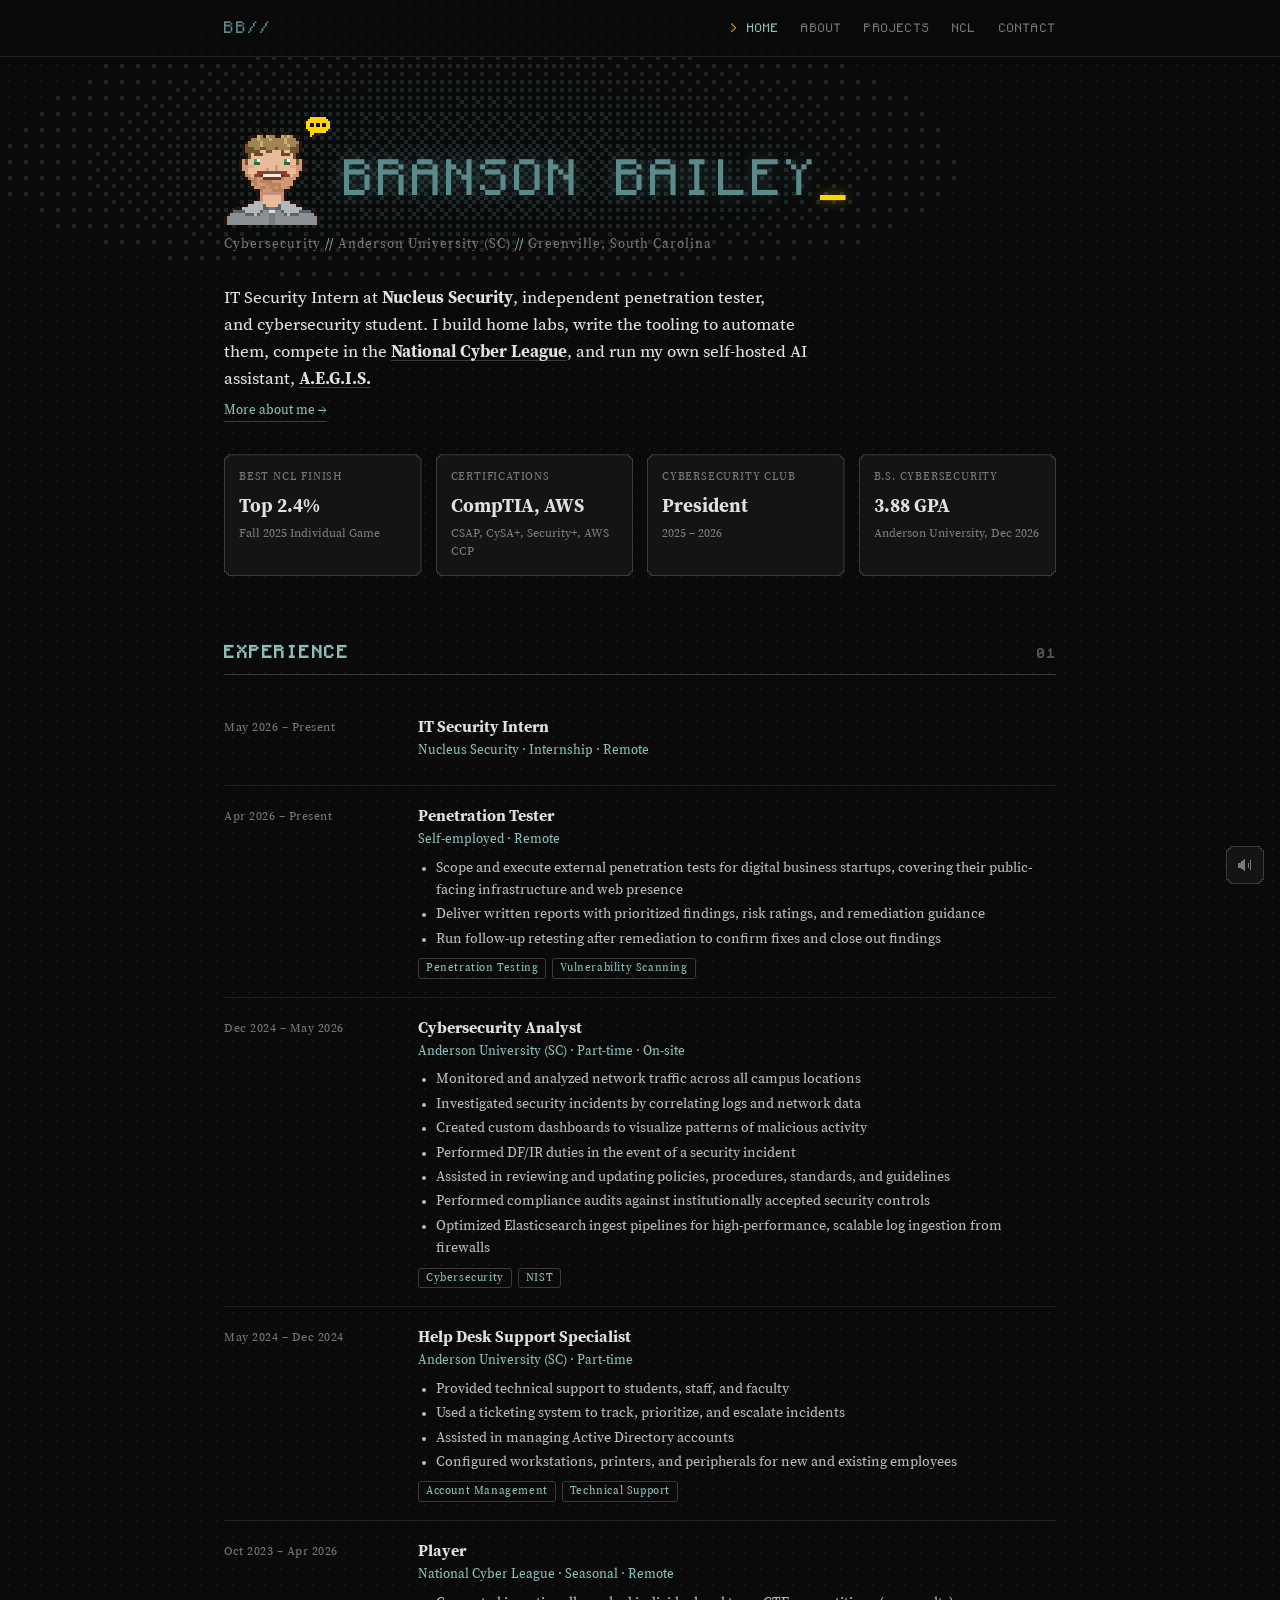
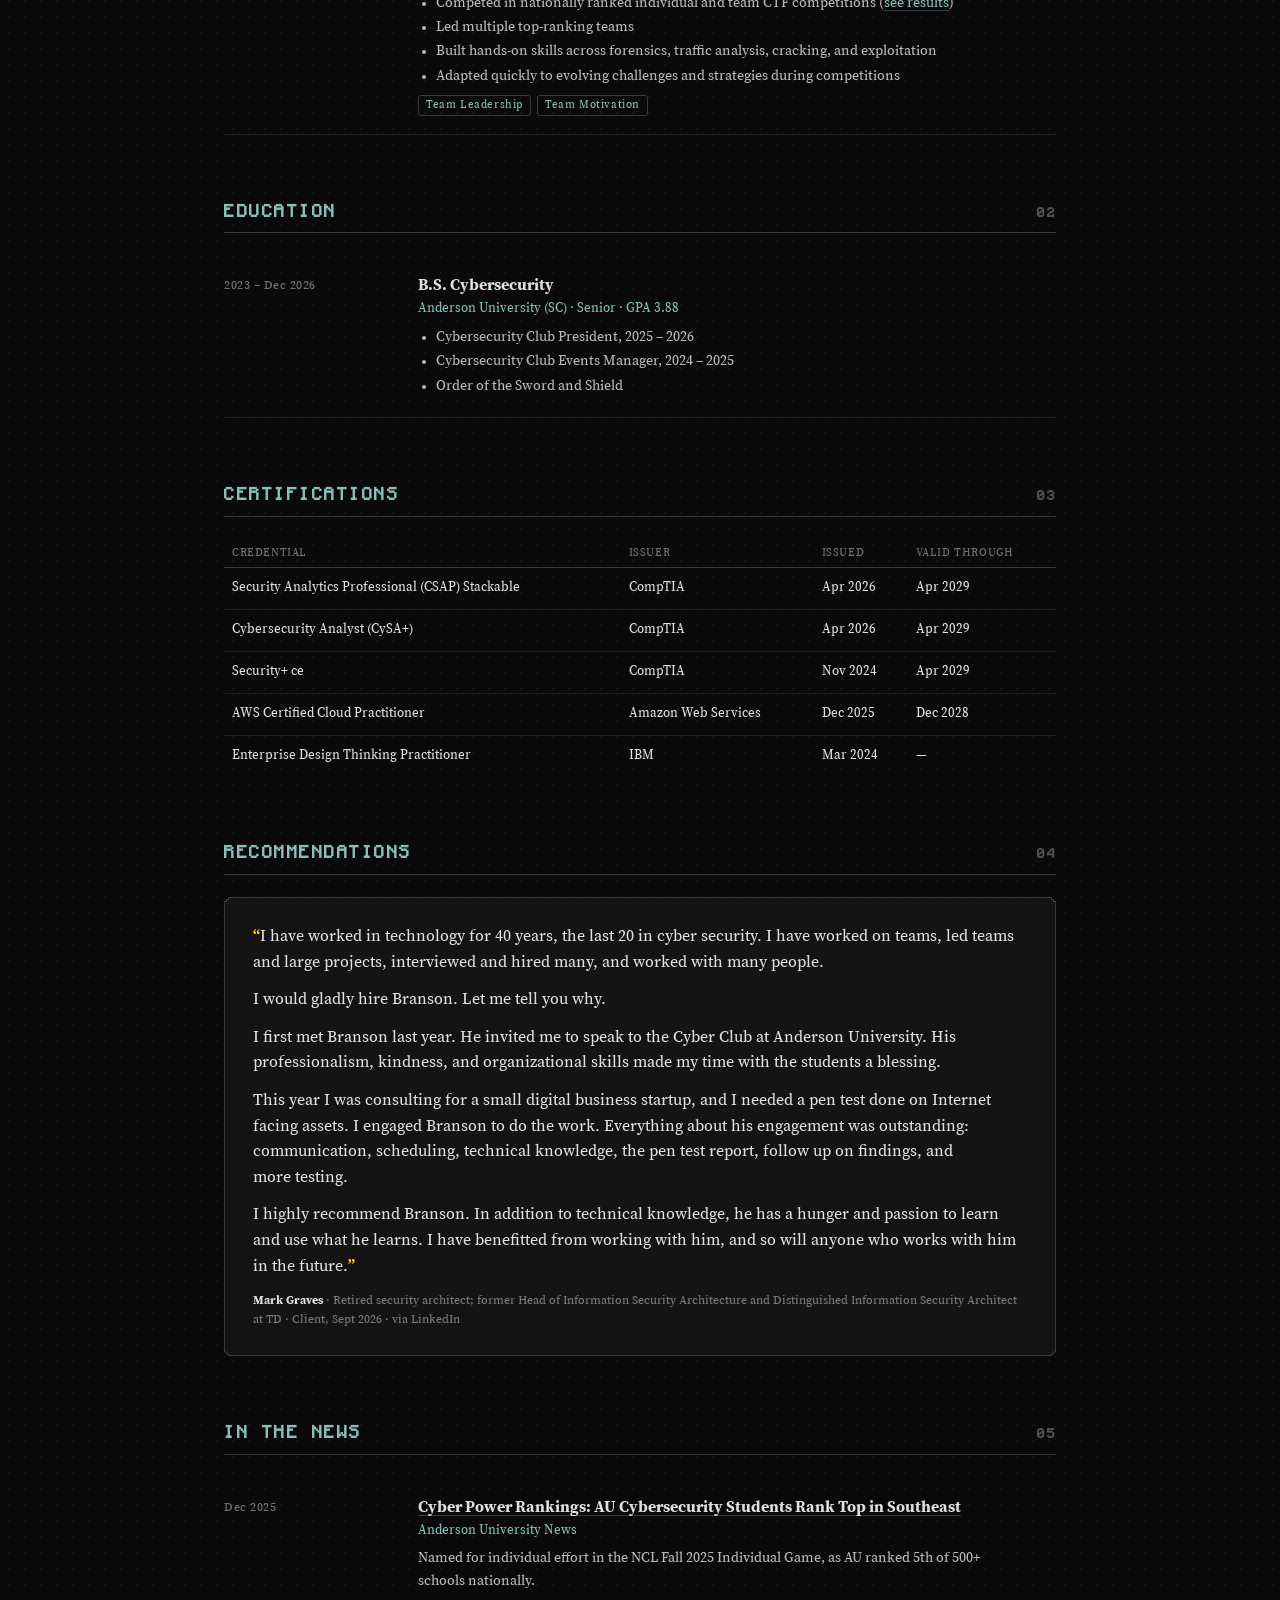
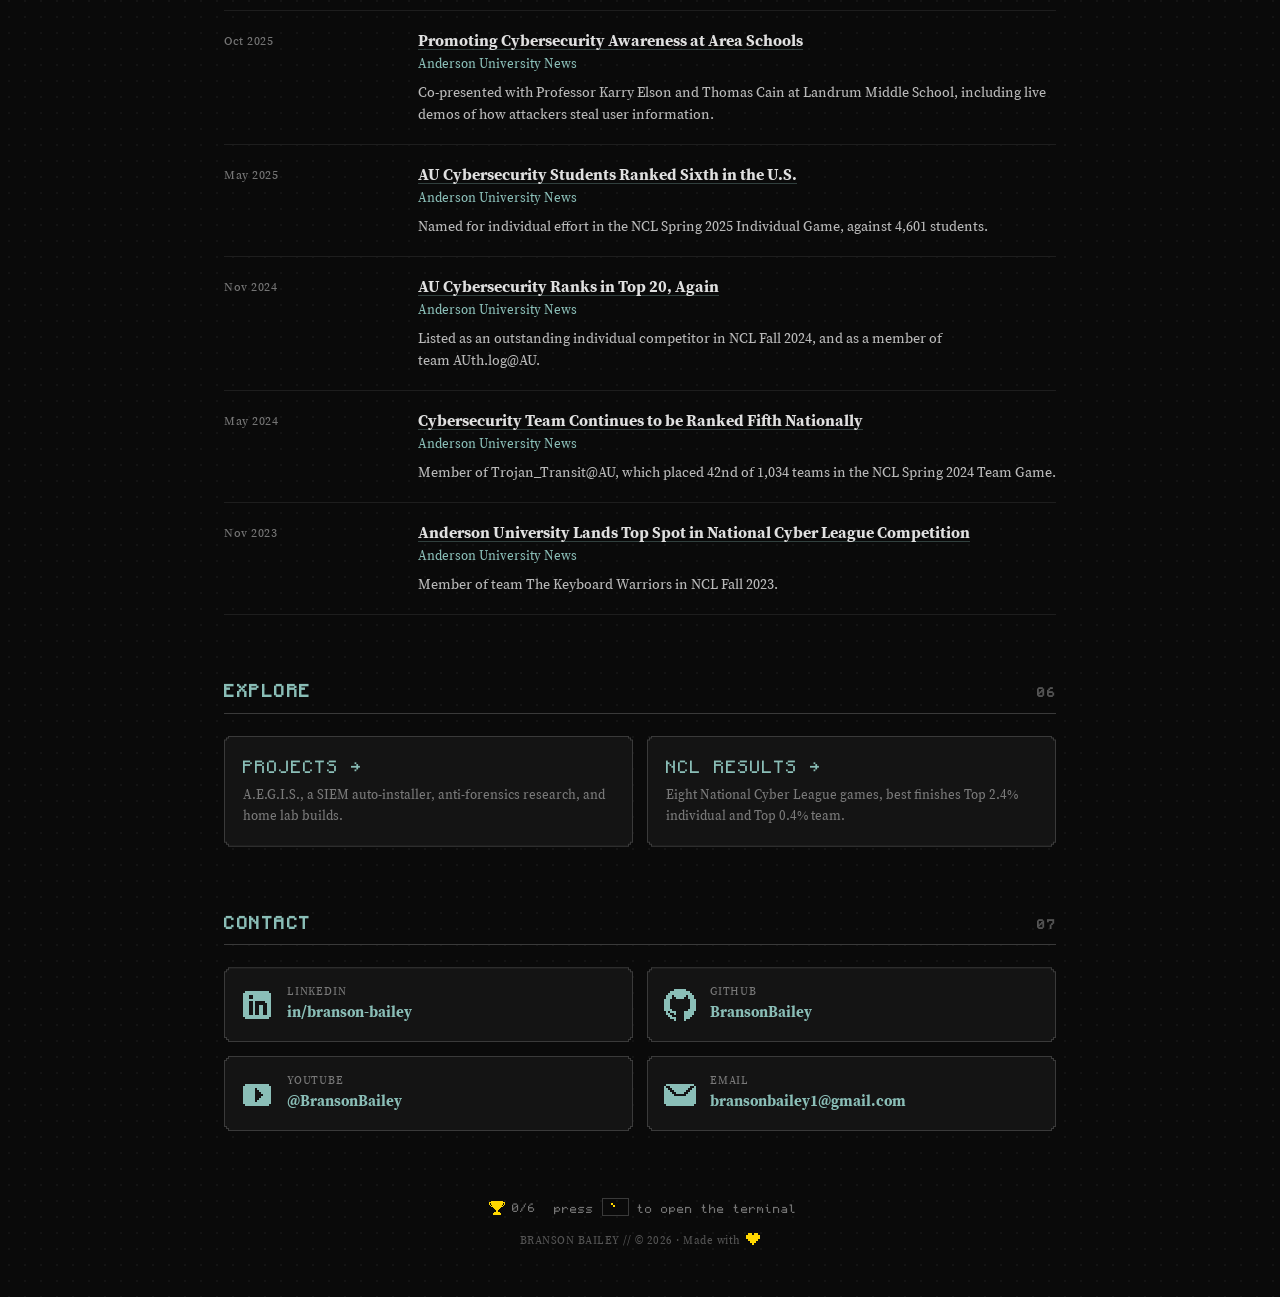
<file: index.html>
<!DOCTYPE html>
<html lang="en">
<head>
<meta charset="UTF-8">
<meta name="viewport" content="width=device-width, initial-scale=1">
<title>Branson Bailey //</title>
<meta name="description" content="Branson Bailey: Cybersecurity Professional, cybersecurity student at Anderson University (SC), CompTIA CySA+ and Security+, NCL competitor (top 2.4% individual, top 0.4% team), and builder of A.E.G.I.S., a self-hosted AI assistant.">
<link rel="canonical" href="https://bransonbailey.github.io/">
<meta property="og:type" content="website">
<meta property="og:site_name" content="Branson Bailey">
<meta property="og:title" content="Branson Bailey // Cybersecurity Portfolio">
<meta property="og:description" content="Branson Bailey: Cybersecurity Professional, cybersecurity student at Anderson University (SC), CompTIA CySA+ and Security+, NCL competitor (top 2.4% individual, top 0.4% team), and builder of A.E.G.I.S., a self-hosted AI assistant.">
<meta property="og:url" content="https://bransonbailey.github.io/">
<meta property="og:image" content="https://bransonbailey.github.io/og-card.png">
<meta property="og:image:width" content="1200">
<meta property="og:image:height" content="630">
<meta property="og:image:alt" content="Pixel-art portrait of Branson Bailey next to his name and role">
<meta name="twitter:card" content="summary_large_image">
<meta name="twitter:title" content="Branson Bailey // Cybersecurity Portfolio">
<meta name="twitter:description" content="Branson Bailey: Cybersecurity Professional, cybersecurity student at Anderson University (SC), CompTIA CySA+ and Security+, NCL competitor (top 2.4% individual, top 0.4% team), and builder of A.E.G.I.S., a self-hosted AI assistant.">
<meta name="twitter:image" content="https://bransonbailey.github.io/og-card.png">
<link rel="icon" href="favicon.svg" type="image/svg+xml">
<link rel="icon" href="favicon-32.png" type="image/png" sizes="32x32">
<link rel="apple-touch-icon" href="apple-touch-icon.png">
<link rel="stylesheet" href="style.css?v=20261014h">
<script src="console.js?v=20261014h" defer></script>
</head>
<body class="home">

<nav aria-label="Primary">
  <div class="nav-inner">
    <a class="mark" href="index.html">BB//</a>
    <div class="nav-links">
      <a href="index.html" class="active" aria-current="page">Home</a>
      <a href="about/index.html">About</a>
      <a href="projects/index.html">Projects</a>
      <a href="ncl/index.html">NCL</a>
      <a href="index.html#contact">Contact</a>
    </div>
  </div>
</nav>

<main class="report" id="top">

  <div class="hero">
    <div class="avatar" role="img" aria-label="Pixel-art portrait of Branson"><svg class="avatar-strip" viewBox="0 0 64 32" shape-rendering="crispEdges" aria-hidden="true"><path fill="#24160f" d="M11 1h2v1h-2zM14 1h3v1h-3zM19 1h3v1h-3zM9 2h2v1h-2zM13 2h1v1h-1zM17 2h2v1h-2zM23 2h2v1h-2zM8 3h1v1h-1zM24 3h1v1h-1zM7 4h1v1h-1zM25 4h1v1h-1zM6 5h1v1h-1zM25 5h1v1h-1zM6 6h1v1h-1zM25 6h1v1h-1zM6 7h1v1h-1zM25 7h1v1h-1zM7 8h1v1h-1zM24 8h1v1h-1zM7 9h1v1h-1zM24 9h1v1h-1zM5 10h1v1h-1zM26 10h1v1h-1zM5 11h1v1h-1zM26 11h1v1h-1zM5 12h1v1h-1zM26 12h1v1h-1zM5 13h1v1h-1zM26 13h1v1h-1zM6 14h1v1h-1zM25 14h1v1h-1zM6 15h1v1h-1zM25 15h1v1h-1zM7 16h1v1h-1zM24 16h1v1h-1zM8 17h1v1h-1zM23 17h1v1h-1zM8 18h1v1h-1zM23 18h1v1h-1zM9 19h1v1h-1zM22 19h1v1h-1zM10 20h2v1h-2zM20 20h2v1h-2zM11 21h1v1h-1zM20 21h1v1h-1zM11 22h1v1h-1zM20 22h1v1h-1zM11 23h1v1h-1zM20 23h1v1h-1zM8 24h2v1h-2zM22 24h2v1h-2zM6 25h2v1h-2zM24 25h2v1h-2zM4 26h2v1h-2zM26 26h2v1h-2zM2 27h1v1h-1zM29 27h1v1h-1zM1 28h1v1h-1zM30 28h1v1h-1zM0 29h1v1h-1zM31 29h1v1h-1zM0 30h1v1h-1zM31 30h1v1h-1zM0 31h1v1h-1zM31 31h1v1h-1zM43 1h2v1h-2zM46 1h3v1h-3zM51 1h3v1h-3zM41 2h2v1h-2zM45 2h1v1h-1zM49 2h2v1h-2zM55 2h2v1h-2zM40 3h1v1h-1zM56 3h1v1h-1zM39 4h1v1h-1zM57 4h1v1h-1zM38 5h1v1h-1zM57 5h1v1h-1zM38 6h1v1h-1zM57 6h1v1h-1zM38 7h1v1h-1zM57 7h1v1h-1zM39 8h1v1h-1zM56 8h1v1h-1zM39 9h1v1h-1zM56 9h1v1h-1zM37 10h1v1h-1zM58 10h1v1h-1zM37 11h1v1h-1zM58 11h1v1h-1zM37 12h1v1h-1zM58 12h1v1h-1zM37 13h1v1h-1zM58 13h1v1h-1zM38 14h1v1h-1zM57 14h1v1h-1zM38 15h1v1h-1zM57 15h1v1h-1zM39 16h1v1h-1zM56 16h1v1h-1zM40 17h1v1h-1zM55 17h1v1h-1zM40 18h1v1h-1zM55 18h1v1h-1zM41 19h1v1h-1zM54 19h1v1h-1zM42 20h2v1h-2zM52 20h2v1h-2zM43 21h1v1h-1zM52 21h1v1h-1zM43 22h1v1h-1zM52 22h1v1h-1zM43 23h1v1h-1zM52 23h1v1h-1zM40 24h2v1h-2zM54 24h2v1h-2zM38 25h2v1h-2zM56 25h2v1h-2zM36 26h2v1h-2zM58 26h2v1h-2zM34 27h1v1h-1zM61 27h1v1h-1zM33 28h1v1h-1zM62 28h1v1h-1zM32 29h1v1h-1zM63 29h1v1h-1zM32 30h1v1h-1zM63 30h1v1h-1zM32 31h1v1h-1zM63 31h1v1h-1z"/><path fill="#c9ae74" d="M11 2h1v1h-1zM14 2h1v1h-1zM19 2h1v1h-1zM21 2h1v1h-1zM11 3h1v1h-1zM15 3h1v1h-1zM20 3h1v1h-1zM12 4h1v1h-1zM20 4h1v1h-1zM12 5h1v1h-1zM21 5h1v1h-1zM43 2h1v1h-1zM46 2h1v1h-1zM51 2h1v1h-1zM53 2h1v1h-1zM43 3h1v1h-1zM47 3h1v1h-1zM52 3h1v1h-1zM44 4h1v1h-1zM52 4h1v1h-1zM44 5h1v1h-1zM53 5h1v1h-1z"/><path fill="#a08452" d="M12 2h1v1h-1zM15 2h2v1h-2zM20 2h1v1h-1zM22 2h1v1h-1zM9 3h2v1h-2zM12 3h3v1h-3zM16 3h4v1h-4zM21 3h3v1h-3zM8 4h4v1h-4zM13 4h7v1h-7zM21 4h4v1h-4zM8 5h4v1h-4zM13 5h8v1h-8zM22 5h2v1h-2zM10 6h2v1h-2zM14 6h3v1h-3zM18 6h4v1h-4zM44 2h1v1h-1zM47 2h2v1h-2zM52 2h1v1h-1zM54 2h1v1h-1zM41 3h2v1h-2zM44 3h3v1h-3zM48 3h4v1h-4zM53 3h3v1h-3zM40 4h4v1h-4zM45 4h7v1h-7zM53 4h4v1h-4zM40 5h4v1h-4zM45 5h8v1h-8zM54 5h2v1h-2zM42 6h2v1h-2zM46 6h3v1h-3zM50 6h4v1h-4z"/><path fill="#6e5532" d="M7 5h1v1h-1zM24 5h1v1h-1zM7 6h3v1h-3zM12 6h2v1h-2zM17 6h1v1h-1zM22 6h3v1h-3zM7 7h5v1h-5zM14 7h2v1h-2zM19 7h1v1h-1zM22 7h3v1h-3zM8 8h1v1h-1zM23 8h1v1h-1zM8 9h1v1h-1zM23 9h1v1h-1zM7 10h1v1h-1zM24 10h1v1h-1zM7 11h1v1h-1zM24 11h1v1h-1zM39 5h1v1h-1zM56 5h1v1h-1zM39 6h3v1h-3zM44 6h2v1h-2zM49 6h1v1h-1zM54 6h3v1h-3zM39 7h5v1h-5zM46 7h2v1h-2zM51 7h1v1h-1zM54 7h3v1h-3zM40 8h1v1h-1zM55 8h1v1h-1zM40 9h1v1h-1zM55 9h1v1h-1zM39 10h1v1h-1zM56 10h1v1h-1zM39 11h1v1h-1zM56 11h1v1h-1z"/><path fill="#e9bb98" d="M12 7h2v1h-2zM16 7h3v1h-3zM20 7h2v1h-2zM9 8h1v1h-1zM13 8h6v1h-6zM22 8h1v1h-1zM9 9h14v1h-14zM8 10h2v1h-2zM12 10h8v1h-8zM22 10h2v1h-2zM8 11h2v1h-2zM12 11h8v1h-8zM22 11h2v1h-2zM10 12h7v1h-7zM18 12h4v1h-4zM8 13h6v1h-6zM15 13h2v1h-2zM18 13h6v1h-6zM8 14h3v1h-3zM21 14h3v1h-3zM9 15h1v1h-1zM22 15h1v1h-1zM13 22h6v1h-6zM13 23h6v1h-6zM13 24h6v1h-6zM14 25h4v1h-4zM44 7h2v1h-2zM48 7h3v1h-3zM52 7h2v1h-2zM41 8h1v1h-1zM45 8h6v1h-6zM54 8h1v1h-1zM41 9h14v1h-14zM40 10h16v1h-16zM40 11h2v1h-2zM44 11h8v1h-8zM54 11h2v1h-2zM42 12h7v1h-7zM50 12h4v1h-4zM40 13h6v1h-6zM47 13h2v1h-2zM50 13h6v1h-6zM40 14h3v1h-3zM53 14h3v1h-3zM41 15h1v1h-1zM54 15h1v1h-1zM45 22h6v1h-6zM45 23h6v1h-6zM45 24h6v1h-6zM46 25h4v1h-4z"/><path fill="#6b4630" d="M10 8h3v1h-3zM19 8h3v1h-3zM42 8h3v1h-3zM51 8h3v1h-3z"/><path fill="#cf9a77" d="M6 10h1v1h-1zM25 10h1v1h-1zM6 11h1v1h-1zM25 11h1v1h-1zM6 12h1v1h-1zM17 12h1v1h-1zM25 12h1v1h-1zM6 13h1v1h-1zM14 13h1v1h-1zM17 13h1v1h-1zM25 13h1v1h-1zM38 10h1v1h-1zM57 10h1v1h-1zM38 11h1v1h-1zM57 11h1v1h-1zM38 12h1v1h-1zM49 12h1v1h-1zM57 12h1v1h-1zM38 13h1v1h-1zM46 13h1v1h-1zM49 13h1v1h-1zM57 13h1v1h-1z"/><path fill="#4a9c5a" d="M10 10h1v1h-1zM20 10h1v1h-1z"/><path fill="#ffffff" d="M11 10h1v1h-1zM21 10h1v1h-1z"/><path fill="#2c6b3a" d="M10 11h2v1h-2zM20 11h2v1h-2z"/><path fill="#cd9a77" d="M7 12h1v1h-1zM24 12h1v1h-1zM7 13h1v1h-1zM24 13h1v1h-1zM7 14h1v1h-1zM24 14h1v1h-1zM8 15h1v1h-1zM23 15h2v1h-2zM9 16h1v1h-1zM11 16h2v1h-2zM20 16h4v1h-4zM11 17h1v1h-1zM16 17h7v1h-7zM9 18h1v1h-1zM11 18h3v1h-3zM19 18h4v1h-4zM10 19h2v1h-2zM14 19h1v1h-1zM17 19h1v1h-1zM19 19h2v1h-2zM13 20h3v1h-3zM39 12h1v1h-1zM56 12h1v1h-1zM39 13h1v1h-1zM56 13h1v1h-1zM39 14h1v1h-1zM56 14h1v1h-1zM40 15h1v1h-1zM55 15h2v1h-2zM41 16h1v1h-1zM43 16h2v1h-2zM52 16h4v1h-4zM43 17h1v1h-1zM48 17h7v1h-7zM41 18h1v1h-1zM43 18h3v1h-3zM51 18h4v1h-4zM42 19h2v1h-2zM46 19h1v1h-1zM49 19h1v1h-1zM51 19h2v1h-2zM45 20h3v1h-3z"/><path fill="#e8a088" d="M8 12h2v1h-2zM22 12h2v1h-2zM40 12h2v1h-2zM54 12h2v1h-2z"/><path fill="#8a4528" d="M11 14h10v1h-10zM10 15h2v1h-2zM20 15h2v1h-2zM43 14h10v1h-10zM42 15h2v1h-2zM52 15h2v1h-2z"/><path fill="#b7815c" d="M7 15h1v1h-1zM8 16h1v1h-1zM10 16h1v1h-1zM19 16h1v1h-1zM9 17h2v1h-2zM12 17h4v1h-4zM10 18h1v1h-1zM16 18h1v1h-1zM18 18h1v1h-1zM12 19h2v1h-2zM18 19h1v1h-1zM21 19h1v1h-1zM12 20h1v1h-1zM16 20h4v1h-4zM39 15h1v1h-1zM40 16h1v1h-1zM42 16h1v1h-1zM51 16h1v1h-1zM41 17h2v1h-2zM44 17h4v1h-4zM42 18h1v1h-1zM48 18h1v1h-1zM50 18h1v1h-1zM44 19h2v1h-2zM50 19h1v1h-1zM53 19h1v1h-1zM44 20h1v1h-1zM48 20h4v1h-4z"/><path fill="#7a2f26" d="M12 15h1v1h-1zM19 15h1v1h-1zM13 16h6v1h-6zM44 15h1v1h-1zM51 15h1v1h-1zM45 16h6v1h-6z"/><path fill="#f6f1ea" d="M13 15h6v1h-6zM45 15h6v1h-6z"/><path fill="#ba8664" d="M14 18h2v1h-2zM17 18h1v1h-1zM15 19h2v1h-2zM46 18h2v1h-2zM49 18h1v1h-1zM47 19h2v1h-2z"/><path fill="#cc8e7c" d="M12 21h8v1h-8zM12 22h1v1h-1zM19 22h1v1h-1zM12 23h1v1h-1zM19 23h1v1h-1zM44 21h8v1h-8zM44 22h1v1h-1zM51 22h1v1h-1zM44 23h1v1h-1zM51 23h1v1h-1z"/><path fill="#b3b7bb" d="M10 24h3v1h-3zM19 24h3v1h-3zM8 25h5v1h-5zM19 25h5v1h-5zM6 26h7v1h-7zM19 26h7v1h-7zM7 27h5v1h-5zM20 27h5v1h-5zM10 28h1v1h-1zM21 28h1v1h-1zM42 24h3v1h-3zM51 24h3v1h-3zM40 25h5v1h-5zM51 25h5v1h-5zM38 26h7v1h-7zM51 26h7v1h-7zM39 27h5v1h-5zM52 27h5v1h-5zM42 28h1v1h-1zM53 28h1v1h-1z"/><path fill="#5d6267" d="M13 25h1v1h-1zM18 25h1v1h-1zM13 26h2v1h-2zM17 26h2v1h-2zM3 27h4v1h-4zM12 27h1v1h-1zM19 27h1v1h-1zM25 27h4v1h-4zM7 28h3v1h-3zM11 28h1v1h-1zM20 28h1v1h-1zM22 28h3v1h-3zM45 25h1v1h-1zM50 25h1v1h-1zM45 26h2v1h-2zM49 26h2v1h-2zM35 27h4v1h-4zM44 27h1v1h-1zM51 27h1v1h-1zM57 27h4v1h-4zM39 28h3v1h-3zM43 28h1v1h-1zM52 28h1v1h-1zM54 28h3v1h-3z"/><path fill="#767b80" d="M15 26h2v1h-2zM15 28h2v1h-2zM15 29h2v1h-2zM15 30h2v1h-2zM15 31h2v1h-2zM47 26h2v1h-2zM47 28h2v1h-2zM47 29h2v1h-2zM47 30h2v1h-2zM47 31h2v1h-2z"/><path fill="#8b9095" d="M13 27h2v1h-2zM17 27h2v1h-2zM2 28h5v1h-5zM12 28h3v1h-3zM17 28h3v1h-3zM25 28h5v1h-5zM1 29h14v1h-14zM17 29h14v1h-14zM1 30h14v1h-14zM17 30h14v1h-14zM1 31h14v1h-14zM17 31h14v1h-14zM45 27h2v1h-2zM49 27h2v1h-2zM34 28h5v1h-5zM44 28h3v1h-3zM49 28h3v1h-3zM57 28h5v1h-5zM33 29h14v1h-14zM49 29h14v1h-14zM33 30h14v1h-14zM49 30h14v1h-14zM33 31h14v1h-14zM49 31h14v1h-14z"/><path fill="#dcdee0" d="M15 27h2v1h-2zM47 27h2v1h-2z"/><path fill="#1c2a1e" d="M42 11h2v1h-2zM52 11h2v1h-2z"/></svg></div>
  <h1>BRANSON BAILEY<span class="cursor" aria-hidden="true">_</span></h1>
  </div>
  <div class="subtitle">Cybersecurity <span class="accent">//</span> Anderson University (SC) <span class="accent">//</span> Greenville, South Carolina</div>

  <p class="lede">IT Security Intern at <strong>Nucleus Security</strong>, independent penetration tester, and cybersecurity student. I build home labs, write the tooling to automate them, compete in the <a href="ncl/index.html">National Cyber League</a>, and run my own self-hosted AI assistant, <a href="projects/index.html">A.E.G.I.S.</a> <a class="more" href="about/index.html">More about me&nbsp;&rarr;</a></p>

  <div class="stat-grid">
    <div class="stat-card">
      <div class="stat-label">Best NCL Finish</div>
      <div class="stat-value">Top 2.4%</div>
      <div class="stat-sub">Fall 2025 Individual Game</div>
    </div>
    <div class="stat-card">
      <div class="stat-label">Certifications</div>
      <div class="stat-value">CompTIA, AWS</div>
      <div class="stat-sub">CSAP, CySA+, Security+, AWS CCP</div>
    </div>
    <div class="stat-card">
      <div class="stat-label">Cybersecurity Club</div>
      <div class="stat-value">President</div>
      <div class="stat-sub">2025 &ndash; 2026</div>
    </div>
    <div class="stat-card">
      <div class="stat-label">B.S. Cybersecurity</div>
      <div class="stat-value">3.88 GPA</div>
      <div class="stat-sub">Anderson University, Dec 2026</div>
    </div>
  </div>

  <!-- ===================== EXPERIENCE ===================== -->
  <h2 id="experience"><span>Experience</span><span class="idx">01</span></h2>

  <div class="entry">
    <div class="when">May 2026 &ndash; Present</div>
    <div class="what">
      <h3>IT Security Intern</h3>
      <div class="org">Nucleus Security &middot; Internship &middot; Remote</div>
    </div>
  </div>

  <div class="entry">
    <div class="when">Apr 2026 &ndash; Present</div>
    <div class="what">
      <h3>Penetration Tester</h3>
      <div class="org">Self-employed &middot; Remote</div>
      <ul>
        <li>Scope and execute external penetration tests for digital business startups, covering their public-facing infrastructure and web presence</li>
        <li>Deliver written reports with prioritized findings, risk ratings, and remediation guidance</li>
        <li>Run follow-up retesting after remediation to confirm fixes and close out findings</li>
      </ul>
      <div class="tags"><span class="tag">Penetration Testing</span><span class="tag">Vulnerability Scanning</span></div>
    </div>
  </div>

  <div class="entry">
    <div class="when">Dec 2024 &ndash; May 2026</div>
    <div class="what">
      <h3>Cybersecurity Analyst</h3>
      <div class="org">Anderson University (SC) &middot; Part-time &middot; On-site</div>
      <ul>
        <li>Monitored and analyzed network traffic across all campus locations</li>
        <li>Investigated security incidents by correlating logs and network data</li>
        <li>Created custom dashboards to visualize patterns of malicious activity</li>
        <li>Performed DF/IR duties in the event of a security incident</li>
        <li>Assisted in reviewing and updating policies, procedures, standards, and guidelines</li>
        <li>Performed compliance audits against institutionally accepted security controls</li>
        <li>Optimized Elasticsearch ingest pipelines for high-performance, scalable log ingestion from firewalls</li>
      </ul>
      <div class="tags"><span class="tag">Cybersecurity</span><span class="tag">NIST</span></div>
    </div>
  </div>

  <div class="entry">
    <div class="when">May 2024 &ndash; Dec 2024</div>
    <div class="what">
      <h3>Help Desk Support Specialist</h3>
      <div class="org">Anderson University (SC) &middot; Part-time</div>
      <ul>
        <li>Provided technical support to students, staff, and faculty</li>
        <li>Used a ticketing system to track, prioritize, and escalate incidents</li>
        <li>Assisted in managing Active Directory accounts</li>
        <li>Configured workstations, printers, and peripherals for new and existing employees</li>
      </ul>
      <div class="tags"><span class="tag">Account Management</span><span class="tag">Technical Support</span></div>
    </div>
  </div>

  <div class="entry">
    <div class="when">Oct 2023 &ndash; Apr 2026</div>
    <div class="what">
      <h3>Player</h3>
      <div class="org">National Cyber League &middot; Seasonal &middot; Remote</div>
      <ul>
        <li>Competed in nationally ranked individual and team CTF competitions (<a href="ncl/index.html">see results</a>)</li>
        <li>Led multiple top-ranking teams</li>
        <li>Built hands-on skills across forensics, traffic analysis, cracking, and exploitation</li>
        <li>Adapted quickly to evolving challenges and strategies during competitions</li>
      </ul>
      <div class="tags"><span class="tag">Team Leadership</span><span class="tag">Team Motivation</span></div>
    </div>
  </div>

  <!-- ===================== EDUCATION ===================== -->
  <h2 id="education"><span>Education</span><span class="idx">02</span></h2>

  <div class="entry">
    <div class="when">2023 &ndash; Dec 2026</div>
    <div class="what">
      <h3>B.S. Cybersecurity</h3>
      <div class="org">Anderson University (SC) &middot; Senior &middot; <span class="gold">GPA 3.88</span></div>
      <ul>
        <li>Cybersecurity Club President, 2025 &ndash; 2026</li>
        <li>Cybersecurity Club Events Manager, 2024 &ndash; 2025</li>
        <li>Order of the Sword and Shield</li>
      </ul>
    </div>
  </div>

  <!-- ===================== CERTS ===================== -->
  <h2 id="certs"><span>Certifications</span><span class="idx">03</span></h2>

  <table class="data">
    <tr><th>Credential</th><th>Issuer</th><th>Issued</th><th>Valid Through</th></tr>
    <tr><td>Security Analytics Professional (CSAP) Stackable</td><td>CompTIA</td><td>Apr 2026</td><td>Apr 2029</td></tr>
    <tr><td>Cybersecurity Analyst (CySA+)</td><td>CompTIA</td><td>Apr 2026</td><td>Apr 2029</td></tr>
    <tr><td>Security+ ce</td><td>CompTIA</td><td>Nov 2024</td><td>Apr 2029</td></tr>
    <tr><td>AWS Certified Cloud Practitioner</td><td>Amazon Web Services</td><td>Dec 2025</td><td>Dec 2028</td></tr>
    <tr><td>Enterprise Design Thinking Practitioner</td><td>IBM</td><td>Mar 2024</td><td>&mdash;</td></tr>
  </table>

  <!-- ===================== RECOMMENDATIONS ===================== -->
  <h2><span>Recommendations</span><span class="idx">04</span></h2>
  <blockquote>
    <p>I have worked in technology for 40 years, the last 20 in cyber security. I have worked on teams, led teams and large projects, interviewed and hired many, and worked with many people.</p>
    <p>I would gladly hire Branson. Let me tell you why.</p>
    <p>I first met Branson last year. He invited me to speak to the Cyber Club at Anderson University. His professionalism, kindness, and organizational skills made my time with the students a blessing.</p>
    <p>This year I was consulting for a small digital business startup, and I needed a pen test done on Internet facing assets. I engaged Branson to do the work. Everything about his engagement was outstanding: communication, scheduling, technical knowledge, the pen test report, follow up on findings, and more testing.</p>
    <p>I highly recommend Branson. In addition to technical knowledge, he has a hunger and passion to learn and use what he learns. I have benefitted from working with him, and so will anyone who works with him in the future.</p>
    <footer><strong>Mark Graves</strong> &middot; Retired security architect; former Head of Information Security Architecture and Distinguished Information Security Architect at TD &middot; Client, Sept 2026 &middot; via LinkedIn</footer>
  </blockquote>

  <!-- ===================== IN THE NEWS ===================== -->
  <h2 id="news"><span>In the News</span><span class="idx">05</span></h2>
  <div class="entry">
    <div class="when">Dec 2025</div>
    <div class="what">
      <h3><a class="news-link" href="https://andersonuniversity.edu/news/cyber-power-rankings-au-cybersecurity-students-rank-top-in-southeast/" rel="noopener">Cyber Power Rankings: AU Cybersecurity Students Rank Top in Southeast</a></h3>
      <div class="org">Anderson University News</div>
      <p>Named for individual effort in the NCL Fall 2025 Individual Game, as AU ranked 5th of 500+ schools nationally.</p>
    </div>
  </div>
  <div class="entry">
    <div class="when">Oct 2025</div>
    <div class="what">
      <h3><a class="news-link" href="https://andersonuniversity.edu/news/promoting-cybersecurity-awareness-at-area-schools-2/" rel="noopener">Promoting Cybersecurity Awareness at Area Schools</a></h3>
      <div class="org">Anderson University News</div>
      <p>Co-presented with Professor Karry Elson and Thomas Cain at Landrum Middle School, including live demos of how attackers steal user information.</p>
    </div>
  </div>
  <div class="entry">
    <div class="when">May 2025</div>
    <div class="what">
      <h3><a class="news-link" href="https://andersonuniversity.edu/news/anderson-university-sc-cybersecurity-students-ranked-sixth-in-the-u-s-also-top-cyber-program-among-christian-institutions/" rel="noopener">AU Cybersecurity Students Ranked Sixth in the U.S.</a></h3>
      <div class="org">Anderson University News</div>
      <p>Named for individual effort in the NCL Spring 2025 Individual Game, against 4,601 students.</p>
    </div>
  </div>
  <div class="entry">
    <div class="when">Nov 2024</div>
    <div class="what">
      <h3><a class="news-link" href="https://andersonuniversity.edu/news/au-cybersecurity-ranks-in-top-20-again/" rel="noopener">AU Cybersecurity Ranks in Top 20, Again</a></h3>
      <div class="org">Anderson University News</div>
      <p>Listed as an outstanding individual competitor in NCL Fall 2024, and as a member of team AUth.log@AU.</p>
    </div>
  </div>
  <div class="entry">
    <div class="when">May 2024</div>
    <div class="what">
      <h3><a class="news-link" href="https://andersonuniversity.edu/news/cybersecurity-team-continues-to-be-ranked-fifth-nationally/" rel="noopener">Cybersecurity Team Continues to be Ranked Fifth Nationally</a></h3>
      <div class="org">Anderson University News</div>
      <p>Member of Trojan_Transit@AU, which placed 42nd of 1,034 teams in the NCL Spring 2024 Team Game.</p>
    </div>
  </div>
  <div class="entry">
    <div class="when">Nov 2023</div>
    <div class="what">
      <h3><a class="news-link" href="https://andersonuniversity.edu/news/anderson-university-lands-top-spot-national-cyber-league-competition/" rel="noopener">Anderson University Lands Top Spot in National Cyber League Competition</a></h3>
      <div class="org">Anderson University News</div>
      <p>Member of team The Keyboard Warriors in NCL Fall 2023.</p>
    </div>
  </div>

  <!-- ===================== EXPLORE ===================== -->
  <h2><span>Explore</span><span class="idx">06</span></h2>
  <div class="explore">
    <a href="projects/index.html">
      <div class="stat-value">PROJECTS &rarr;</div>
      <p>A.E.G.I.S., a SIEM auto-installer, anti-forensics research, and home lab builds.</p>
    </a>
    <a href="ncl/index.html">
      <div class="stat-value">NCL RESULTS &rarr;</div>
      <p>Eight National Cyber League games, best finishes Top 2.4% individual and Top 0.4% team.</p>
    </a>
  </div>

  <!-- ===================== CONTACT ===================== -->
  <h2 id="contact"><span>Contact</span><span class="idx">07</span></h2>
  <div class="contact">
    <a href="https://www.linkedin.com/in/branson-bailey/" rel="noopener">
      <svg class="px-icon" viewBox="0 0 16 16" shape-rendering="crispEdges" aria-hidden="true"><path fill="currentColor" d="M2 1h12v1h-12zM1 2h14v1h-14zM1 3h3v1h-3zM6 3h9v1h-9zM1 4h3v1h-3zM6 4h9v1h-9zM1 5h14v1h-14zM1 6h3v1h-3zM6 6h1v1h-1zM12 6h3v1h-3zM1 7h3v1h-3zM6 7h1v1h-1zM13 7h2v1h-2zM1 8h3v1h-3zM6 8h1v1h-1zM9 8h2v1h-2zM13 8h2v1h-2zM1 9h3v1h-3zM6 9h1v1h-1zM9 9h2v1h-2zM13 9h2v1h-2zM1 10h3v1h-3zM6 10h1v1h-1zM9 10h2v1h-2zM13 10h2v1h-2zM1 11h3v1h-3zM6 11h1v1h-1zM9 11h2v1h-2zM13 11h2v1h-2zM1 12h3v1h-3zM6 12h1v1h-1zM9 12h2v1h-2zM13 12h2v1h-2zM1 13h14v1h-14zM2 14h12v1h-12z"/></svg>
      <div class="stat-label">LinkedIn</div>
      <div class="stat-value">in/branson-bailey</div>
    </a>
    <a href="https://github.com/BransonBailey" rel="noopener">
      <svg class="px-icon" viewBox="0 0 16 16" shape-rendering="crispEdges" aria-hidden="true"><path fill="currentColor" d="M5 0h6v1h-6zM3 1h10v1h-10zM2 2h12v1h-12zM1 3h3v1h-3zM5 3h6v1h-6zM12 3h3v1h-3zM1 4h3v1h-3zM6 4h4v1h-4zM12 4h3v1h-3zM0 5h3v1h-3zM13 5h3v1h-3zM0 6h3v1h-3zM13 6h3v1h-3zM0 7h3v1h-3zM13 7h3v1h-3zM0 8h3v1h-3zM13 8h3v1h-3zM0 9h3v1h-3zM13 9h3v1h-3zM0 10h4v1h-4zM12 10h4v1h-4zM1 11h1v1h-1zM3 11h3v1h-3zM10 11h5v1h-5zM1 12h2v1h-2zM5 12h1v1h-1zM10 12h5v1h-5zM2 13h2v1h-2zM10 13h4v1h-4zM3 14h3v1h-3zM10 14h3v1h-3zM5 15h1v1h-1zM10 15h1v1h-1z"/></svg>
      <div class="stat-label">GitHub</div>
      <div class="stat-value">BransonBailey</div>
    </a>
    <a href="https://www.youtube.com/@BransonBailey" rel="noopener">
      <svg class="px-icon" viewBox="0 0 16 16" shape-rendering="crispEdges" aria-hidden="true"><path fill="currentColor" d="M2 3h12v1h-12zM1 4h14v1h-14zM1 5h6v1h-6zM8 5h7v1h-7zM1 6h6v1h-6zM9 6h6v1h-6zM1 7h6v1h-6zM10 7h5v1h-5zM1 8h6v1h-6zM11 8h4v1h-4zM1 9h6v1h-6zM10 9h5v1h-5zM1 10h6v1h-6zM9 10h6v1h-6zM1 11h6v1h-6zM8 11h7v1h-7zM1 12h14v1h-14zM2 13h12v1h-12z"/></svg>
      <div class="stat-label">YouTube</div>
      <div class="stat-value">@BransonBailey</div>
    </a>
    <a href="mailto:bransonbailey1@gmail.com">
      <svg class="px-icon" viewBox="0 0 16 16" shape-rendering="crispEdges" aria-hidden="true"><path fill="currentColor" d="M1 3h14v1h-14zM0 4h1v1h-1zM3 4h10v1h-10zM15 4h1v1h-1zM0 5h2v1h-2zM4 5h8v1h-8zM14 5h2v1h-2zM0 6h3v1h-3zM5 6h6v1h-6zM13 6h3v1h-3zM0 7h4v1h-4zM6 7h4v1h-4zM12 7h4v1h-4zM0 8h5v1h-5zM11 8h5v1h-5zM0 9h16v1h-16zM0 10h16v1h-16zM0 11h16v1h-16zM0 12h16v1h-16zM1 13h14v1h-14z"/></svg>
      <div class="stat-label">Email</div>
      <div class="stat-value">bransonbailey1@gmail.com</div>
    </a>
  </div>

  <div class="footer">BRANSON BAILEY // &copy; 2026 &middot; Made with <svg class="heart" viewBox="0 0 7 6" shape-rendering="crispEdges" role="img" aria-label="love"><path d="M1 0h2v1H1zM4 0h2v1H4zM0 1h7v2H0zM1 3h5v1H1zM2 4h3v1H2zM3 5h1v1H3z"/></svg></div>
</main>

</body>
</html>
</file>
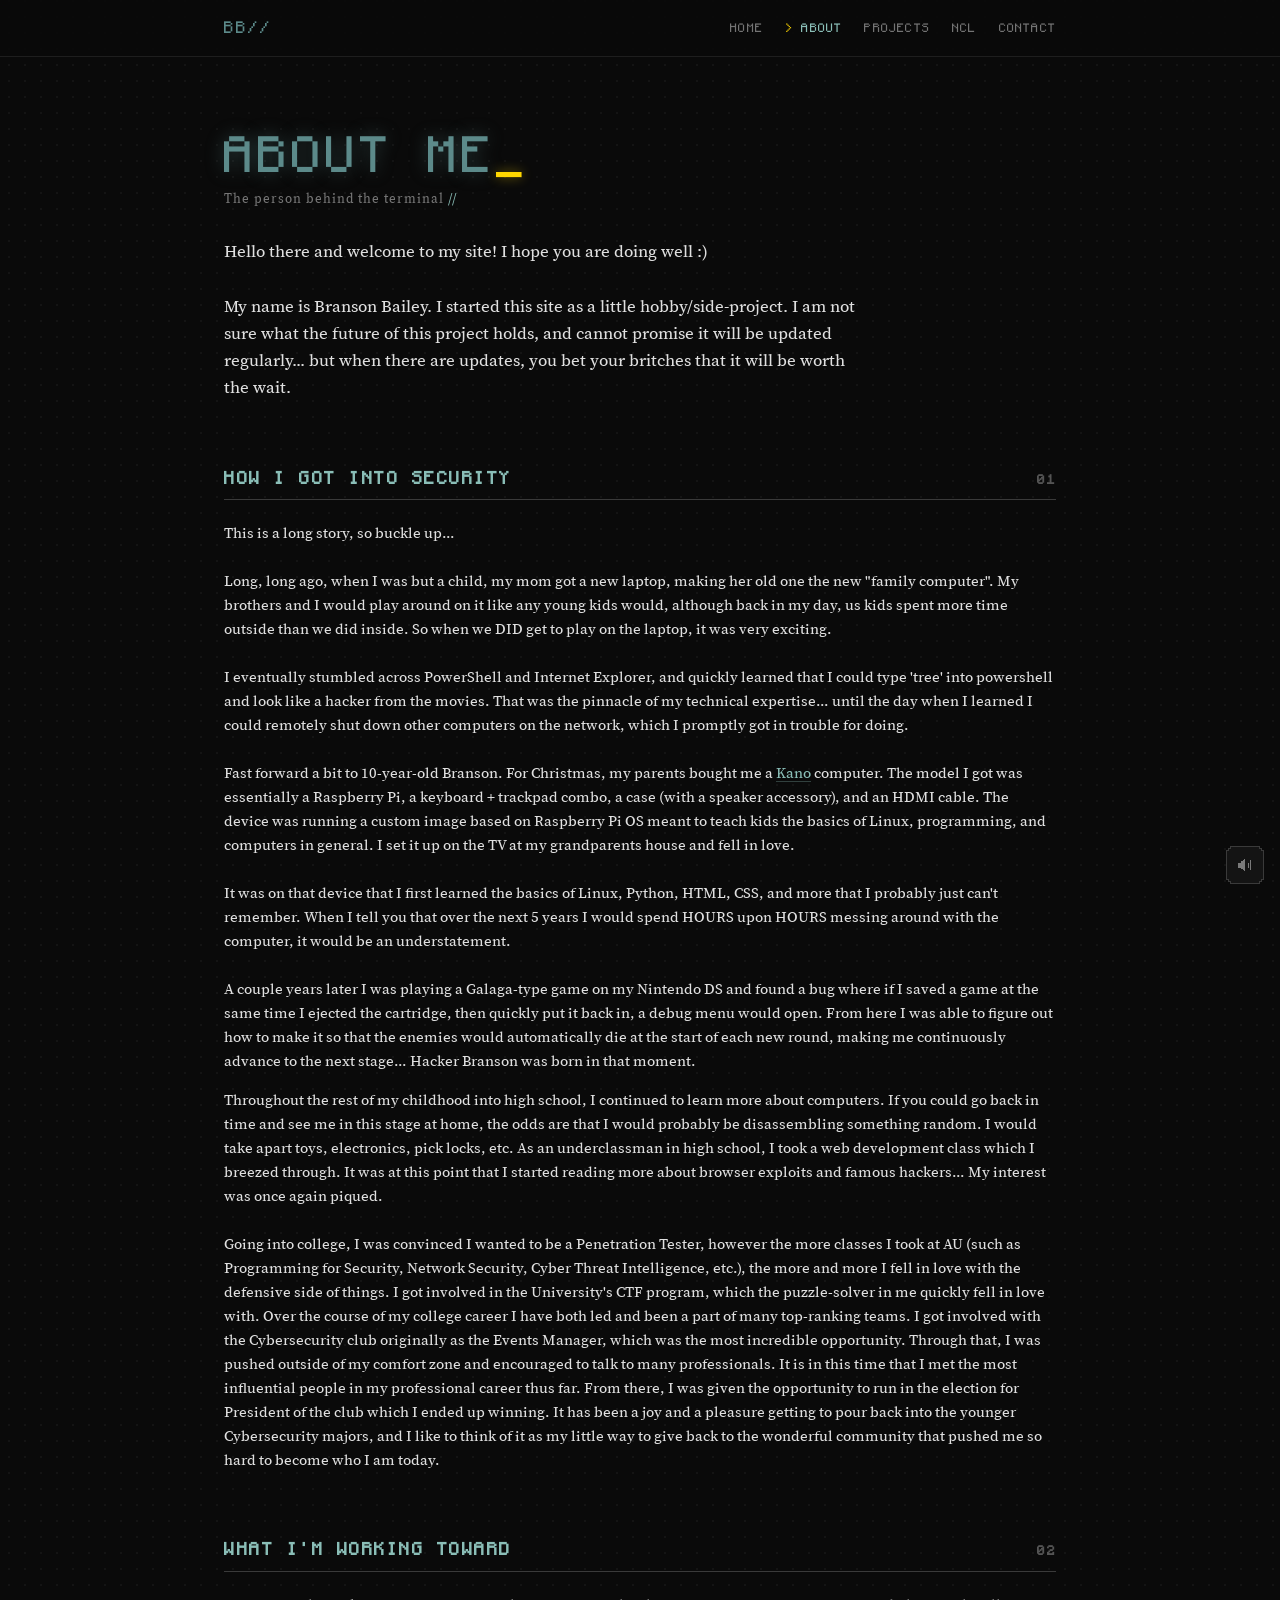
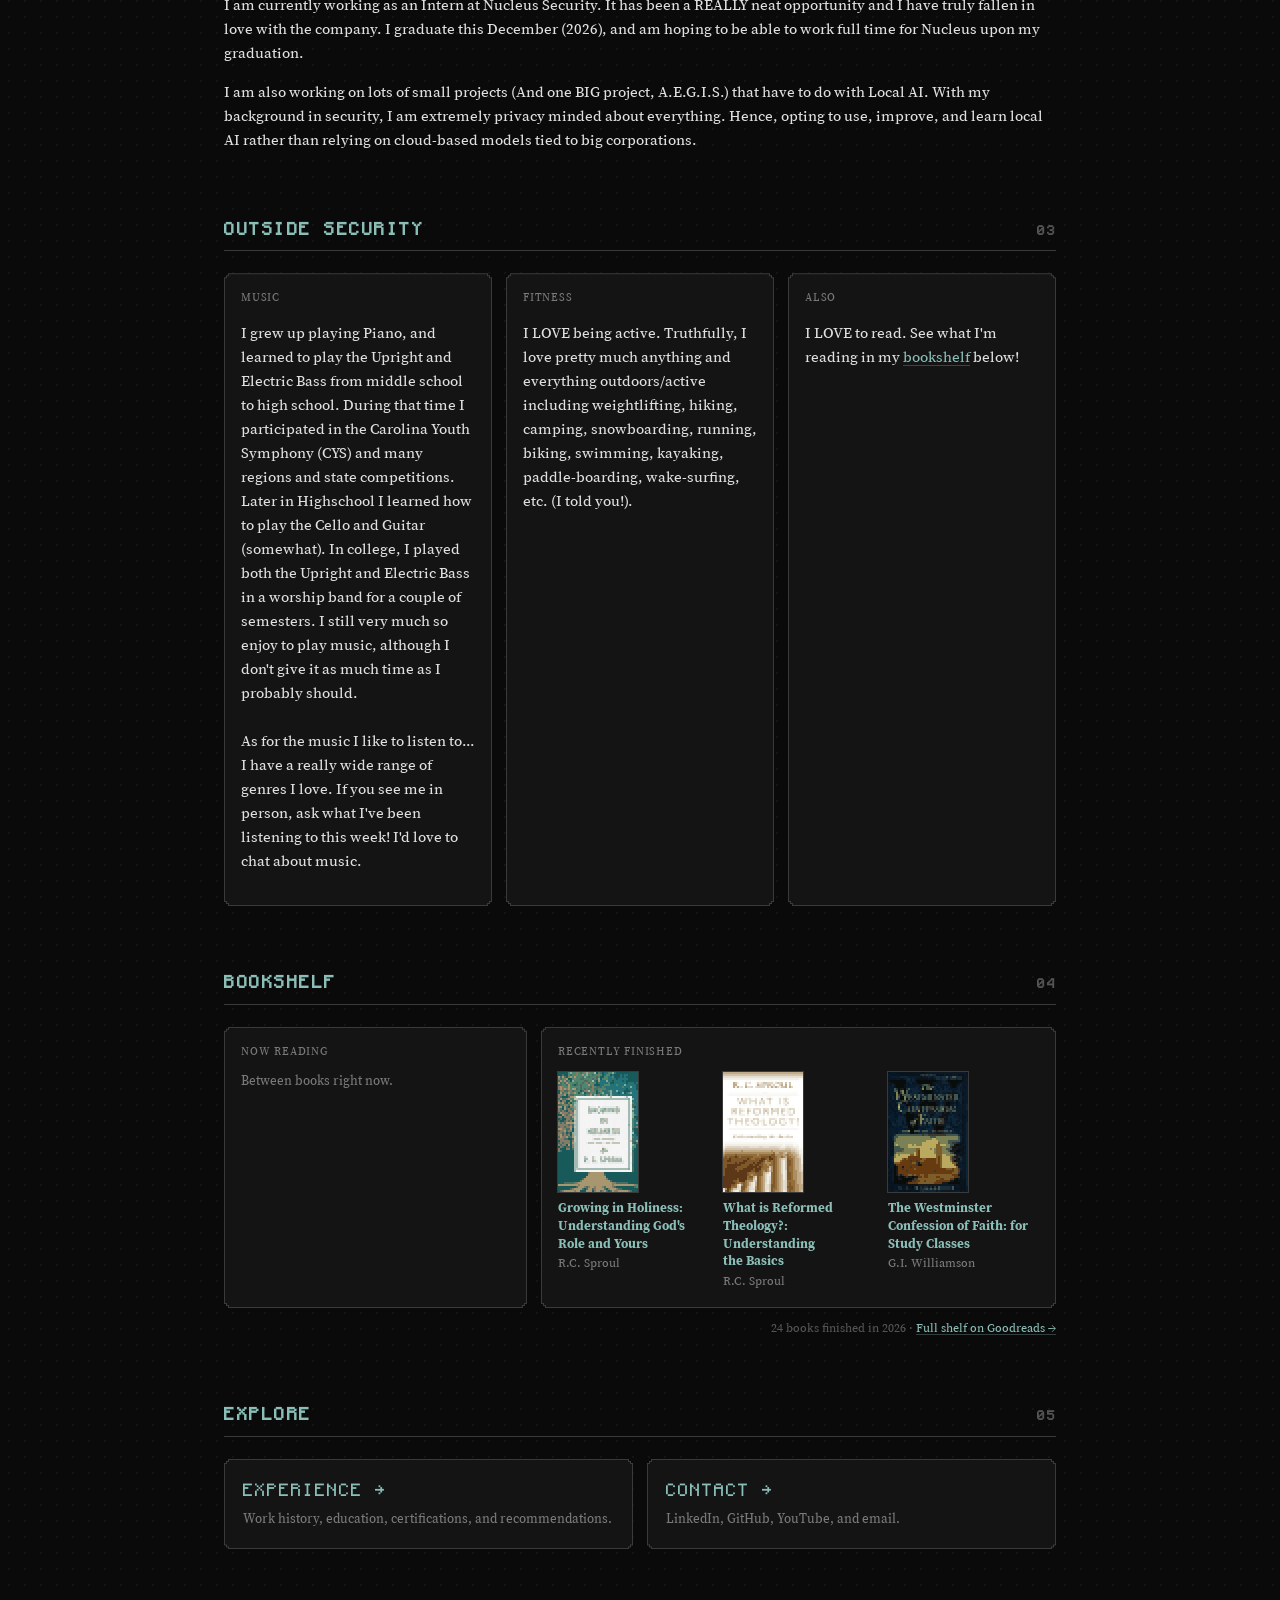
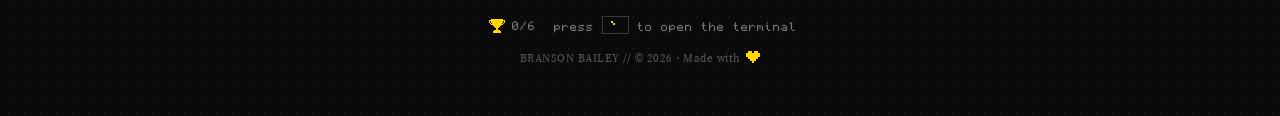
<file: about/index.html>
<!DOCTYPE html>
<html lang="en">
<head>
<meta charset="UTF-8">
<meta name="viewport" content="width=device-width, initial-scale=1">
<title>About // Branson Bailey</title>
<meta name="description" content="About Branson Bailey: how he got into cybersecurity, what he is working toward, and life outside security.">
<link rel="canonical" href="https://bransonbailey.github.io/about/">
<meta property="og:type" content="website">
<meta property="og:site_name" content="Branson Bailey">
<meta property="og:title" content="About // Branson Bailey">
<meta property="og:description" content="About Branson Bailey: how he got into cybersecurity, what he is working toward, and life outside security.">
<meta property="og:url" content="https://bransonbailey.github.io/about/">
<meta property="og:image" content="https://bransonbailey.github.io/og-card.png">
<meta property="og:image:width" content="1200">
<meta property="og:image:height" content="630">
<meta property="og:image:alt" content="Pixel-art portrait of Branson Bailey next to his name and role">
<meta name="twitter:card" content="summary_large_image">
<meta name="twitter:title" content="About // Branson Bailey">
<meta name="twitter:description" content="About Branson Bailey: how he got into cybersecurity, what he is working toward, and life outside security.">
<meta name="twitter:image" content="https://bransonbailey.github.io/og-card.png">
<link rel="icon" href="../favicon.svg" type="image/svg+xml">
<link rel="icon" href="../favicon-32.png" type="image/png" sizes="32x32">
<link rel="apple-touch-icon" href="../apple-touch-icon.png">
<link rel="stylesheet" href="../style.css?v=20261014h">
<script src="../console.js?v=20261014h" defer></script>
</head>
<body>

<nav aria-label="Primary">
  <div class="nav-inner">
    <a class="mark" href="../index.html">BB//</a>
    <div class="nav-links">
      <a href="../index.html">Home</a>
      <a href="index.html" class="active" aria-current="page">About</a>
      <a href="../projects/index.html">Projects</a>
      <a href="../ncl/index.html">NCL</a>
      <a href="../index.html#contact">Contact</a>
    </div>
  </div>
</nav>

<main class="report" id="top">

  <h1>ABOUT ME<span class="cursor" aria-hidden="true">_</span></h1>
  <div class="subtitle">The person behind the terminal <span class="accent">//</span></div>

  <!-- To fill in: replace each <p class="placeholder">...</p> with normal <p>...</p> paragraphs.
       Add or remove paragraphs freely; the layout adapts. -->

       <p class="lede">Hello there and welcome to my site! I hope you are doing well :)<br><br>My name is Branson Bailey. I started this site as a little hobby/side-project. I am not sure what the future of this project holds, and cannot promise it will be updated regularly... but when there are updates, you bet your britches that it will be worth the wait.</p>

  <!-- ===================== STORY ===================== -->
  <h2 id="story"><span>How I Got Into Security</span><span class="idx">01</span></h2>
  <p class="">This is a long story, so buckle up...<br><br>Long, long ago, when I was but a child, my mom got a new laptop, making her old one the new "family computer". My brothers and I would play around on it like any young kids would, although back in my day, us kids spent more time outside than we did inside. So when we DID get to play on the laptop, it was very exciting.<br><br>I eventually stumbled across PowerShell and Internet Explorer, and quickly learned that I could type 'tree' into powershell and look like a hacker from the movies. That was the pinnacle of my technical expertise... until the day when I learned I could remotely shut down other computers on the network, which I promptly got in trouble for doing.<br><br>Fast forward a bit to 10-year-old Branson. For Christmas, my parents bought me a <a href="https://www.kano.me" target="_blank" rel="noopener noreferrer">Kano</a> computer. The model I got was essentially a Raspberry Pi, a keyboard + trackpad combo, a case (with a speaker accessory), and an HDMI cable. The device was running a custom image based on Raspberry Pi OS meant to teach kids the basics of Linux, programming, and computers in general. I set it up on the TV at my grandparents house and fell in love.<br><br>It was on that device that I first learned the basics of Linux, Python, HTML, CSS, and more that I probably just can't remember. When I tell you that over the next 5 years I would spend HOURS upon HOURS messing around with the computer, it would be an understatement.<br><br>A couple years later I was playing a Galaga-type game on my Nintendo DS and found a bug where if I saved a game at the same time I ejected the cartridge, then quickly put it back in, a debug menu would open. From here I was able to figure out how to make it so that the enemies would automatically die at the start of each new round, making me continuously advance to the next stage... Hacker Branson was born in that moment.</p>
  <p class="">Throughout the rest of my childhood into high school, I continued to learn more about computers. If you could go back in time and see me in this stage at home, the odds are that I would probably be disassembling something random. I would take apart toys, electronics, pick locks, etc. As an underclassman in high school, I took a web development class which I breezed through. It was at this point that I started reading more about browser exploits and famous hackers... My interest was once again piqued.<br><br>Going into college, I was convinced I wanted to be a Penetration Tester, however the more classes I took at AU (such as Programming for Security, Network Security, Cyber Threat Intelligence, etc.), the more and more I fell in love with the defensive side of things. I got involved in the University's CTF program, which the puzzle-solver in me quickly fell in love with. Over the course of my college career I have both led and been a part of many top-ranking teams. I got involved with the Cybersecurity club originally as the Events Manager, which was the most incredible opportunity. Through that, I was pushed outside of my comfort zone and encouraged to talk to many professionals. It is in this time that I met the most influential people in my professional career thus far. From there, I was given the opportunity to run in the election for President of the club which I ended up winning. It has been a joy and a pleasure getting to pour back into the younger Cybersecurity majors, and I like to think of it as my little way to give back to the wonderful community that pushed me so hard to become who I am today.</p>

  <!-- ===================== GOALS ===================== -->
  <h2 id="goals"><span>What I'm Working Toward</span><span class="idx">02</span></h2>
  <p class="">I am currently working as an Intern at Nucleus Security. It has been a REALLY neat opportunity and I have truly fallen in love with the company. I graduate this December (2026), and am hoping to be able to work full time for Nucleus upon my graduation.</p>
  <p class="">I am also working on lots of small projects (And one BIG project, A.E.G.I.S.) that have to do with Local AI. With my background in security, I am extremely privacy minded about everything. Hence, opting to use, improve, and learn local AI rather than relying on cloud-based models tied to big corporations.</p>

  <!-- ===================== OUTSIDE ===================== -->
  <h2 id="outside"><span>Outside Security</span><span class="idx">03</span></h2>
  <div class="about-grid">
    <div class="about-card">
      <div class="stat-label">Music</div>
      <p class="">I grew up playing Piano, and learned to play the Upright and Electric Bass from middle school to high school. During that time I participated in the Carolina Youth Symphony (CYS) and many regions and state competitions. Later in Highschool I learned how to play the Cello and Guitar (somewhat). In college, I played both the Upright and Electric Bass in a worship band for a couple of semesters. I still very much so enjoy to play music, although I don't give it as much time as I probably should.<br><br>As for the music I like to listen to... I have a really wide range of genres I love. If you see me in person, ask what I've been listening to this week! I'd love to chat about music.</p>
    </div>
    <div class="about-card">
      <div class="stat-label">Fitness</div>
      <p class="">I LOVE being active. Truthfully, I love pretty much anything and everything outdoors/active including weightlifting, hiking, camping, snowboarding, running, biking, swimming, kayaking, paddle-boarding, wake-surfing, etc. (I told you!).</p>
    </div>
    <div class="about-card">
      <div class="stat-label">Also</div>
      <p class="">I LOVE to read. See what I'm reading in my <a href="#reading">bookshelf</a> below!</p>
    </div>
  </div>

  <!-- ===================== BOOKSHELF ===================== -->
  <h2 id="reading"><span>Bookshelf</span><span class="idx">04</span></h2>
  <!-- reading:start (generated daily from Goodreads by .github/scripts/reading.py; edits between these markers are overwritten) -->
  <div class="shelf">
    <div class="about-card shelf-now">
      <div class="stat-label">Now reading</div>
      <p class="book-by">Between books right now.</p>
    </div>
    <div class="about-card shelf-recent">
      <div class="stat-label">Recently finished</div>
      <div class="shelf-row">
        <a class="book book-sm" href="https://www.goodreads.com/book/show/46161158" rel="noopener">
          <img class="book-cover" src="../books/46161158.png" width="80" height="120" alt="" loading="lazy">
          <span class="book-text"><span class="book-title">Growing in Holiness: Understanding God&#x27;s Role and Yours</span><span class="book-by">R.C. Sproul</span></span>
        </a>
        <a class="book book-sm" href="https://www.goodreads.com/book/show/245121" rel="noopener">
          <img class="book-cover" src="../books/245121.png" width="80" height="120" alt="" loading="lazy">
          <span class="book-text"><span class="book-title">What is Reformed Theology?: Understanding the Basics</span><span class="book-by">R.C. Sproul</span></span>
        </a>
        <a class="book book-sm" href="https://www.goodreads.com/book/show/67818" rel="noopener">
          <img class="book-cover" src="../books/67818.png" width="80" height="120" alt="" loading="lazy">
          <span class="book-text"><span class="book-title">The Westminster Confession of Faith: for Study Classes</span><span class="book-by">G.I. Williamson</span></span>
        </a>
      </div>
    </div>
  </div>
  <p class="note shelf-note">24 books finished in 2026 &middot; <a href="https://www.goodreads.com/user/show/196218728" rel="noopener">Full shelf on Goodreads &rarr;</a></p>
  <!-- reading:end -->

  <!-- ===================== NEXT ===================== -->
  <h2><span>Explore</span><span class="idx">05</span></h2>
  <div class="explore">
    <a href="../index.html">
      <div class="stat-value">EXPERIENCE &rarr;</div>
      <p>Work history, education, certifications, and recommendations.</p>
    </a>
    <a href="../index.html#contact">
      <div class="stat-value">CONTACT &rarr;</div>
      <p>LinkedIn, GitHub, YouTube, and email.</p>
    </a>
  </div>

  <div class="footer">BRANSON BAILEY // &copy; 2026 &middot; Made with <svg class="heart" viewBox="0 0 7 6" shape-rendering="crispEdges" role="img" aria-label="love"><path d="M1 0h2v1H1zM4 0h2v1H4zM0 1h7v2H0zM1 3h5v1H1zM2 4h3v1H2zM3 5h1v1H3z"/></svg></div>
</main>

</body>
</html>
</file>
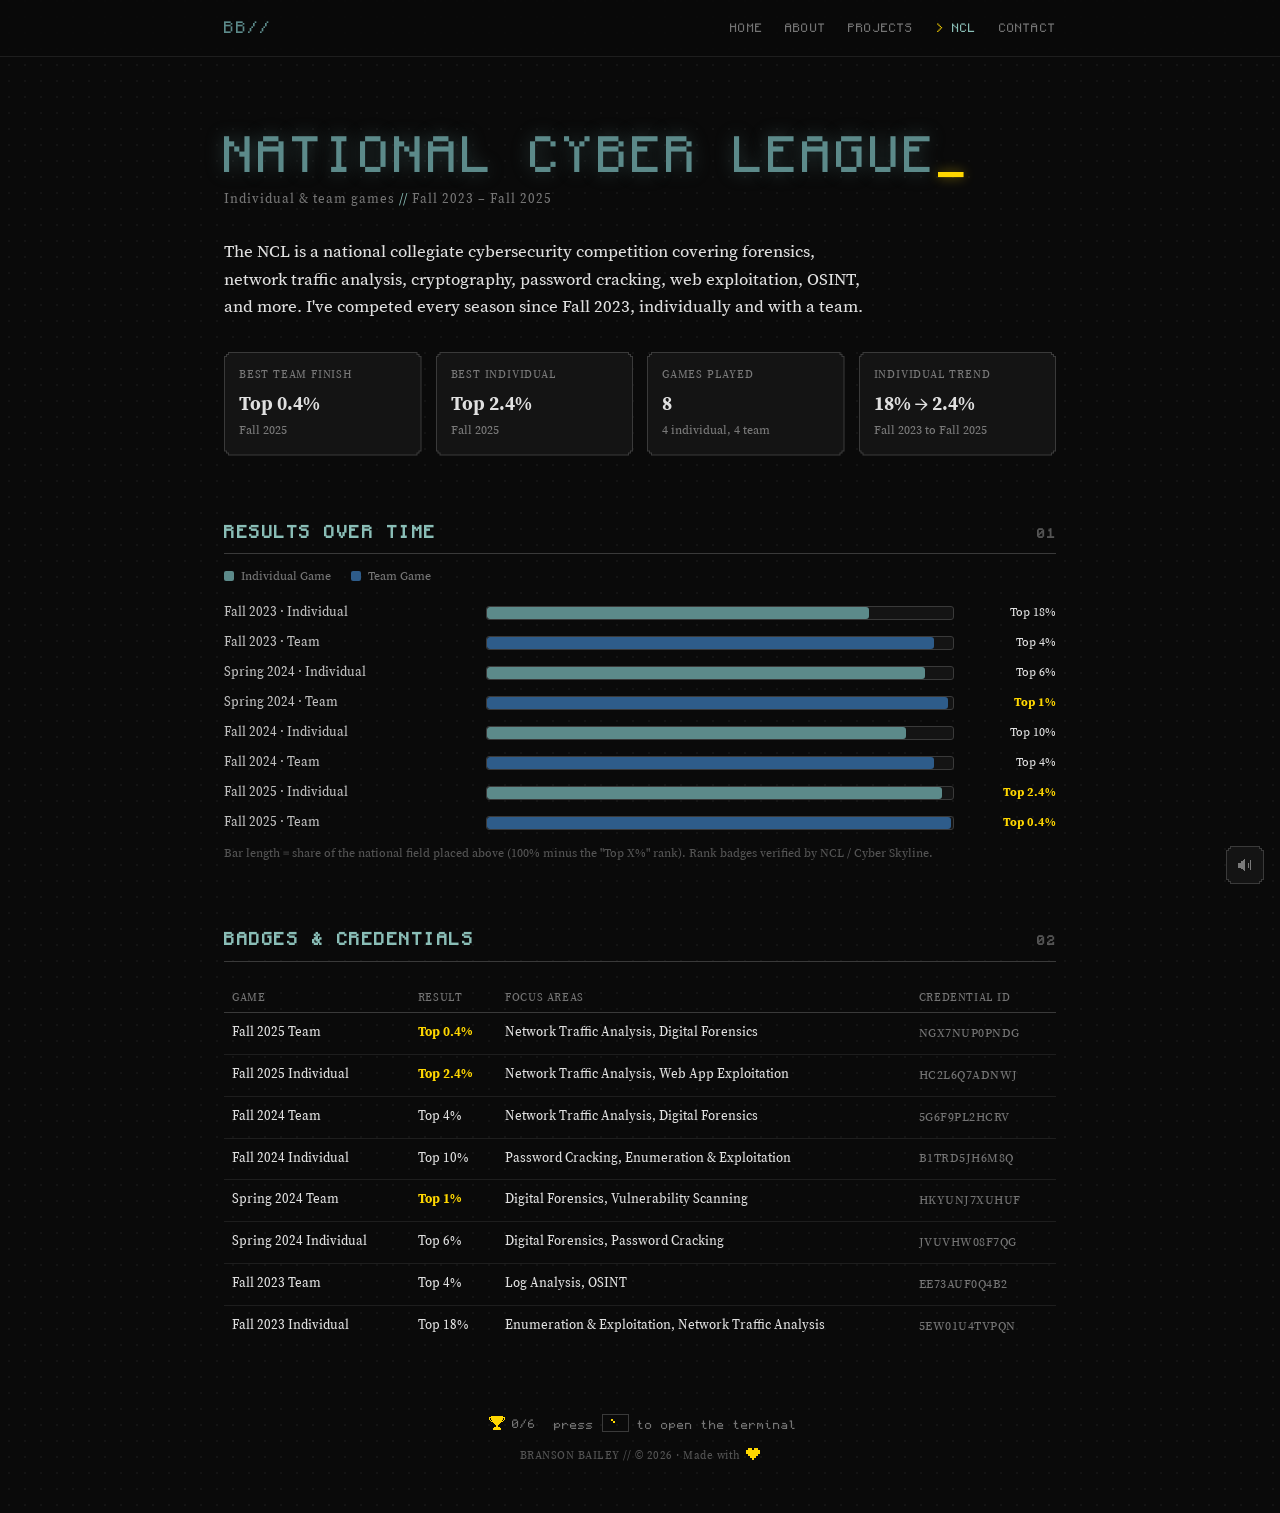
<file: ncl/index.html>
<!DOCTYPE html>
<html lang="en">
<head>
<meta charset="UTF-8">
<meta name="viewport" content="width=device-width, initial-scale=1">
<title>National Cyber League // Branson Bailey</title>
<meta name="description" content="Branson Bailey's National Cyber League results: eight individual and team games from Fall 2023 to Fall 2025, with best finishes of Top 2.4% individually and Top 0.4% as a team.">
<link rel="canonical" href="https://bransonbailey.github.io/ncl/">
<meta property="og:type" content="website">
<meta property="og:site_name" content="Branson Bailey">
<meta property="og:title" content="National Cyber League // Branson Bailey">
<meta property="og:description" content="Branson Bailey's National Cyber League results: eight individual and team games from Fall 2023 to Fall 2025, with best finishes of Top 2.4% individually and Top 0.4% as a team.">
<meta property="og:url" content="https://bransonbailey.github.io/ncl/">
<meta property="og:image" content="https://bransonbailey.github.io/og-card.png">
<meta property="og:image:width" content="1200">
<meta property="og:image:height" content="630">
<meta property="og:image:alt" content="Pixel-art portrait of Branson Bailey next to his name and role">
<meta name="twitter:card" content="summary_large_image">
<meta name="twitter:title" content="National Cyber League // Branson Bailey">
<meta name="twitter:description" content="Branson Bailey's National Cyber League results: eight individual and team games from Fall 2023 to Fall 2025, with best finishes of Top 2.4% individually and Top 0.4% as a team.">
<meta name="twitter:image" content="https://bransonbailey.github.io/og-card.png">
<link rel="icon" href="../favicon.svg" type="image/svg+xml">
<link rel="icon" href="../favicon-32.png" type="image/png" sizes="32x32">
<link rel="apple-touch-icon" href="../apple-touch-icon.png">
<link rel="stylesheet" href="../style.css?v=20261014h">
<script src="../console.js?v=20261014h" defer></script>
</head>
<body>

<nav aria-label="Primary">
  <div class="nav-inner">
    <a class="mark" href="../index.html">BB//</a>
    <div class="nav-links">
      <a href="../index.html">Home</a>
      <a href="../about/index.html">About</a>
      <a href="../projects/index.html">Projects</a>
      <a href="index.html" class="active" aria-current="page">NCL</a>
      <a href="../index.html#contact">Contact</a>
    </div>
  </div>
</nav>

<main class="report" id="top">

  <h1>NATIONAL CYBER LEAGUE<span class="cursor" aria-hidden="true">_</span></h1>
  <div class="subtitle">Individual &amp; team games <span class="accent">//</span> Fall 2023 &ndash; Fall 2025</div>

  <p class="lede">The NCL is a national collegiate cybersecurity competition covering forensics, network traffic analysis, cryptography, password cracking, web exploitation, OSINT, and more. I've competed every season since Fall 2023, individually and with a team.</p>

  <div class="stat-grid">
    <div class="stat-card">
      <div class="stat-label">Best Team Finish</div>
      <div class="stat-value">Top 0.4%</div>
      <div class="stat-sub">Fall 2025</div>
    </div>
    <div class="stat-card">
      <div class="stat-label">Best Individual</div>
      <div class="stat-value">Top 2.4%</div>
      <div class="stat-sub">Fall 2025</div>
    </div>
    <div class="stat-card">
      <div class="stat-label">Games Played</div>
      <div class="stat-value">8</div>
      <div class="stat-sub">4 individual, 4 team</div>
    </div>
    <div class="stat-card">
      <div class="stat-label">Individual Trend</div>
      <div class="stat-value">18% &rarr; 2.4%</div>
      <div class="stat-sub">Fall 2023 to Fall 2025</div>
    </div>
  </div>

  <!-- ===================== CHART ===================== -->
  <h2 id="results"><span>Results Over Time</span><span class="idx">01</span></h2>
  <div class="legend">
    <span class="ind">Individual Game</span>
    <span class="team">Team Game</span>
  </div>

  <div class="bars">
    <div class="bar-row"><div class="bar-label">Fall 2023 &middot; Individual</div><div class="bar-track"><div class="bar-fill ind" style="width:82%"></div></div><div class="bar-value">Top 18%</div></div>
    <div class="bar-row"><div class="bar-label">Fall 2023 &middot; Team</div><div class="bar-track"><div class="bar-fill team" style="width:96%"></div></div><div class="bar-value">Top 4%</div></div>
    <div class="bar-row"><div class="bar-label">Spring 2024 &middot; Individual</div><div class="bar-track"><div class="bar-fill ind" style="width:94%"></div></div><div class="bar-value">Top 6%</div></div>
    <div class="bar-row"><div class="bar-label">Spring 2024 &middot; Team</div><div class="bar-track"><div class="bar-fill team" style="width:99%"></div></div><div class="bar-value gold">Top 1%</div></div>
    <div class="bar-row"><div class="bar-label">Fall 2024 &middot; Individual</div><div class="bar-track"><div class="bar-fill ind" style="width:90%"></div></div><div class="bar-value">Top 10%</div></div>
    <div class="bar-row"><div class="bar-label">Fall 2024 &middot; Team</div><div class="bar-track"><div class="bar-fill team" style="width:96%"></div></div><div class="bar-value">Top 4%</div></div>
    <div class="bar-row"><div class="bar-label">Fall 2025 &middot; Individual</div><div class="bar-track"><div class="bar-fill ind" style="width:97.6%"></div></div><div class="bar-value gold">Top 2.4%</div></div>
    <div class="bar-row"><div class="bar-label">Fall 2025 &middot; Team</div><div class="bar-track"><div class="bar-fill team" style="width:99.6%"></div></div><div class="bar-value gold">Top 0.4%</div></div>
  </div>
  <div class="note">Bar length = share of the national field placed above (100% minus the "Top X%" rank). Rank badges verified by NCL / Cyber Skyline.</div>

  <!-- ===================== DETAIL TABLE ===================== -->
  <h2 id="badges"><span>Badges &amp; Credentials</span><span class="idx">02</span></h2>

  <table class="data">
    <tr><th>Game</th><th>Result</th><th class="hide-sm">Focus Areas</th><th class="hide-sm">Credential ID</th></tr>
    <tr><td>Fall 2025 Team</td><td class="gold">Top 0.4%</td><td class="hide-sm">Network Traffic Analysis, Digital Forensics</td><td class="mono hide-sm">NGX7NUP0PNDG</td></tr>
    <tr><td>Fall 2025 Individual</td><td class="gold">Top 2.4%</td><td class="hide-sm">Network Traffic Analysis, Web App Exploitation</td><td class="mono hide-sm">HC2L6Q7ADNWJ</td></tr>
    <tr><td>Fall 2024 Team</td><td>Top 4%</td><td class="hide-sm">Network Traffic Analysis, Digital Forensics</td><td class="mono hide-sm">5G6F9PL2HCRV</td></tr>
    <tr><td>Fall 2024 Individual</td><td>Top 10%</td><td class="hide-sm">Password Cracking, Enumeration &amp; Exploitation</td><td class="mono hide-sm">B1TRD5JH6M8Q</td></tr>
    <tr><td>Spring 2024 Team</td><td class="gold">Top 1%</td><td class="hide-sm">Digital Forensics, Vulnerability Scanning</td><td class="mono hide-sm">HKYUNJ7XUHUF</td></tr>
    <tr><td>Spring 2024 Individual</td><td>Top 6%</td><td class="hide-sm">Digital Forensics, Password Cracking</td><td class="mono hide-sm">JVUVHW08F7QG</td></tr>
    <tr><td>Fall 2023 Team</td><td>Top 4%</td><td class="hide-sm">Log Analysis, OSINT</td><td class="mono hide-sm">EE73AUF0Q4B2</td></tr>
    <tr><td>Fall 2023 Individual</td><td>Top 18%</td><td class="hide-sm">Enumeration &amp; Exploitation, Network Traffic Analysis</td><td class="mono hide-sm">5EW01U4TVPQN</td></tr>
  </table>

  <div class="footer">BRANSON BAILEY // &copy; 2026 &middot; Made with <svg class="heart" viewBox="0 0 7 6" shape-rendering="crispEdges" role="img" aria-label="love"><path d="M1 0h2v1H1zM4 0h2v1H4zM0 1h7v2H0zM1 3h5v1H1zM2 4h3v1H2zM3 5h1v1H3z"/></svg></div>
</main>

</body>
</html>
</file>
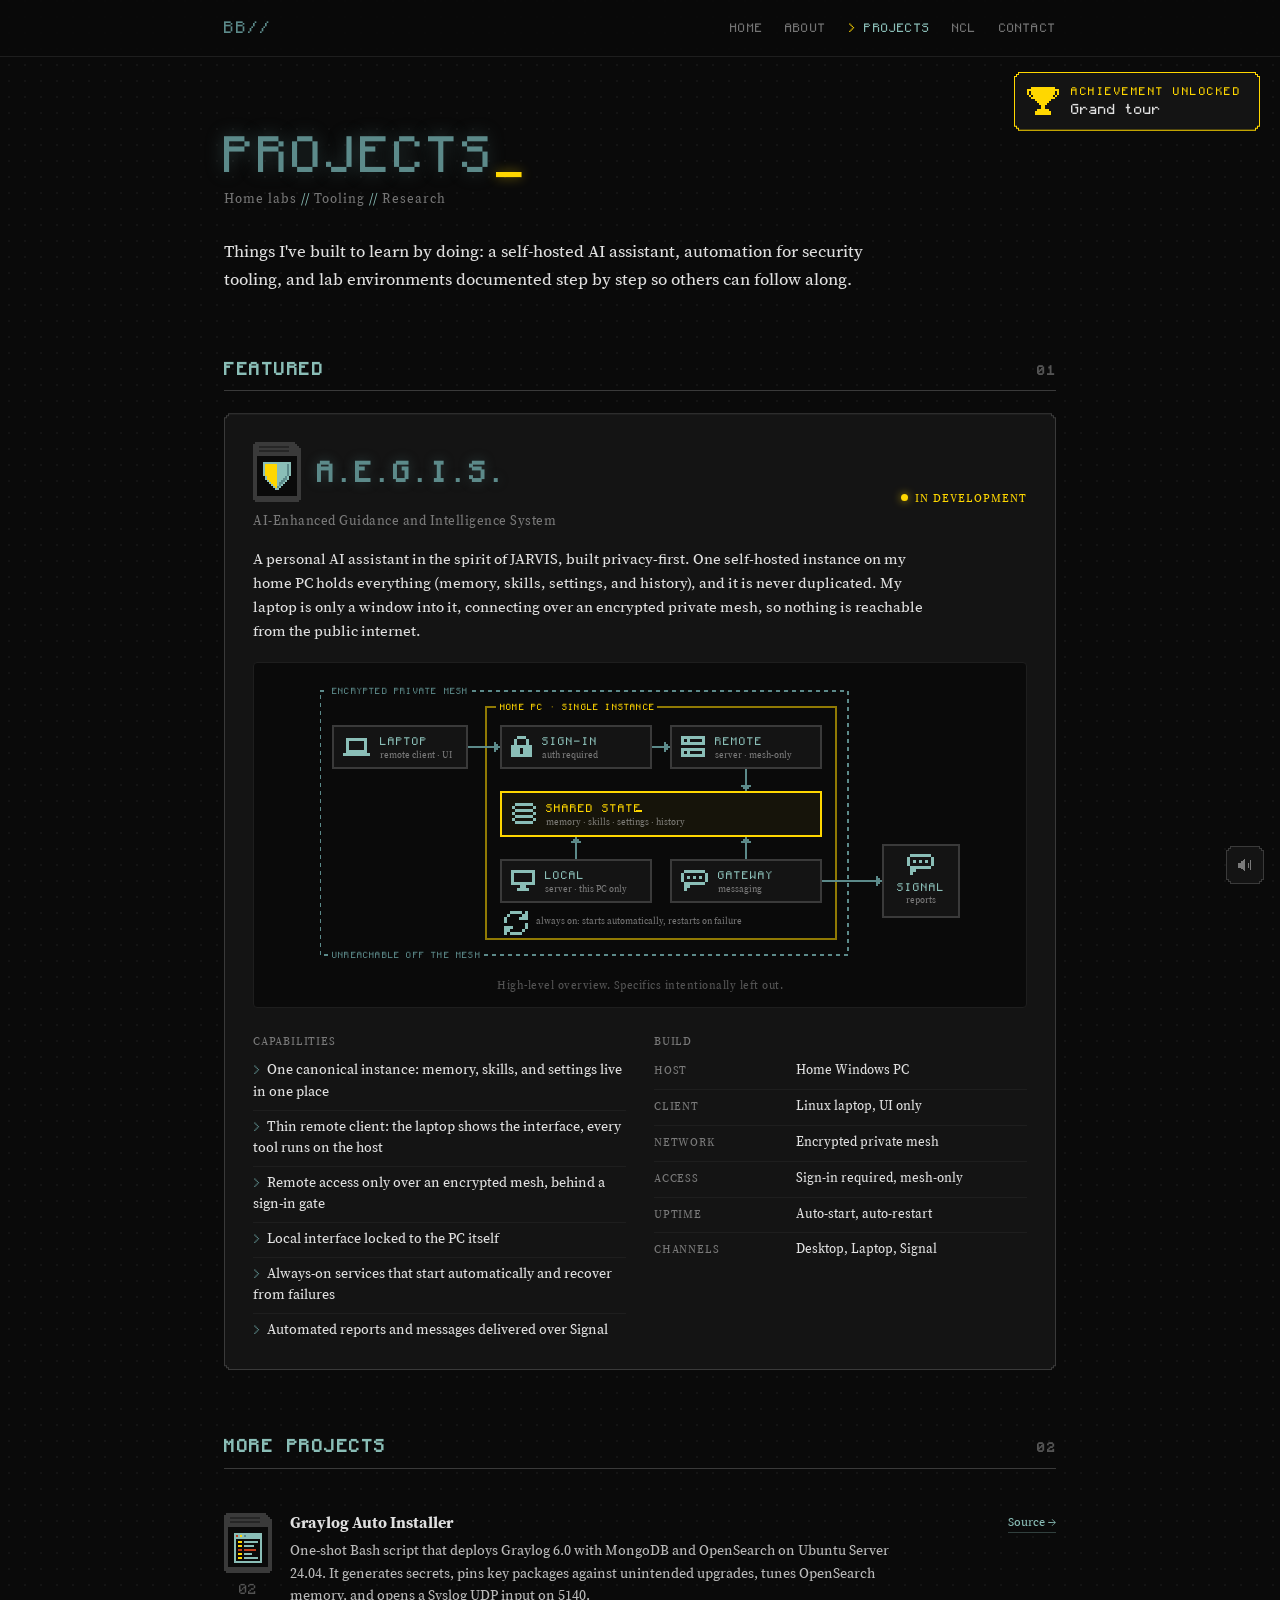
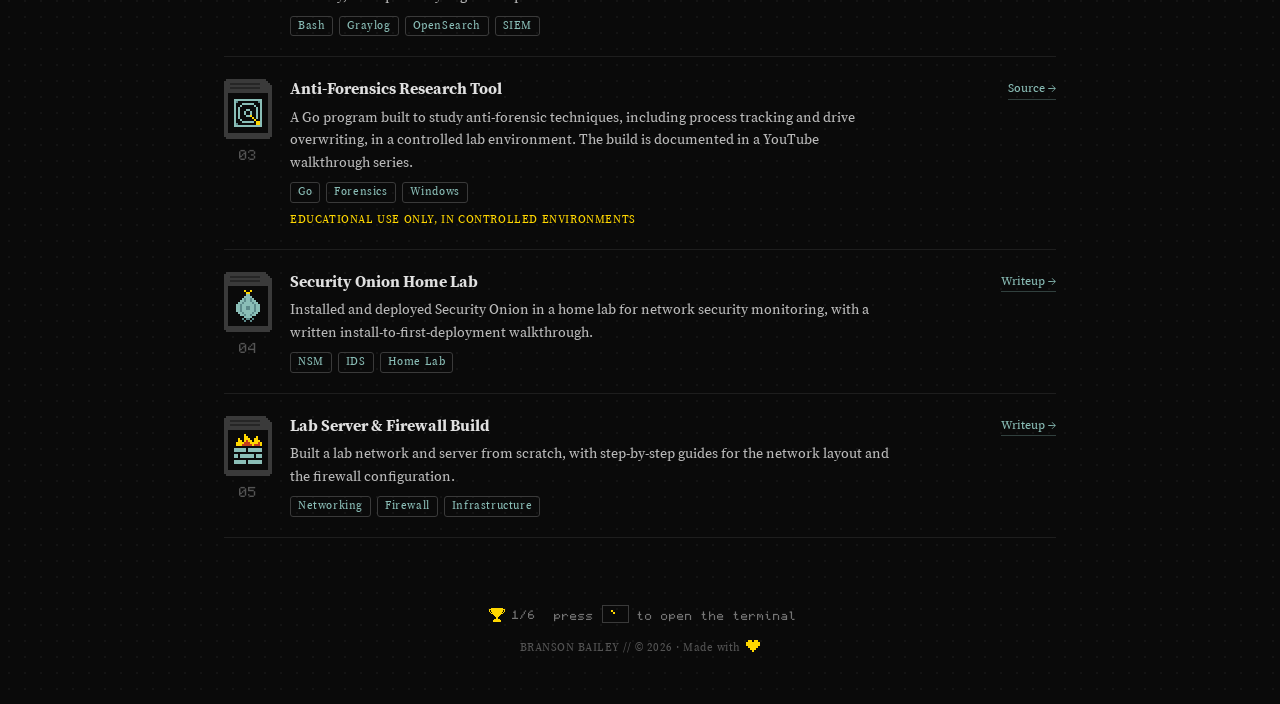
<file: projects/index.html>
<!DOCTYPE html>
<html lang="en">
<head>
<meta charset="UTF-8">
<meta name="viewport" content="width=device-width, initial-scale=1">
<title>Projects // Branson Bailey</title>
<meta name="description" content="Projects by Branson Bailey: A.E.G.I.S. self-hosted AI assistant, Graylog auto installer, anti-forensics research tool, Security Onion home lab, and a lab server and firewall build.">
<link rel="canonical" href="https://bransonbailey.github.io/projects/">
<meta property="og:type" content="website">
<meta property="og:site_name" content="Branson Bailey">
<meta property="og:title" content="Projects // Branson Bailey">
<meta property="og:description" content="Projects by Branson Bailey: A.E.G.I.S. self-hosted AI assistant, Graylog auto installer, anti-forensics research tool, Security Onion home lab, and a lab server and firewall build.">
<meta property="og:url" content="https://bransonbailey.github.io/projects/">
<meta property="og:image" content="https://bransonbailey.github.io/og-card.png">
<meta property="og:image:width" content="1200">
<meta property="og:image:height" content="630">
<meta property="og:image:alt" content="Pixel-art portrait of Branson Bailey next to his name and role">
<meta name="twitter:card" content="summary_large_image">
<meta name="twitter:title" content="Projects // Branson Bailey">
<meta name="twitter:description" content="Projects by Branson Bailey: A.E.G.I.S. self-hosted AI assistant, Graylog auto installer, anti-forensics research tool, Security Onion home lab, and a lab server and firewall build.">
<meta name="twitter:image" content="https://bransonbailey.github.io/og-card.png">
<link rel="icon" href="../favicon.svg" type="image/svg+xml">
<link rel="icon" href="../favicon-32.png" type="image/png" sizes="32x32">
<link rel="apple-touch-icon" href="../apple-touch-icon.png">
<link rel="stylesheet" href="../style.css?v=20261014h">
<script src="../console.js?v=20261014h" defer></script>
</head>
<body>

<nav aria-label="Primary">
  <div class="nav-inner">
    <a class="mark" href="../index.html">BB//</a>
    <div class="nav-links">
      <a href="../index.html">Home</a>
      <a href="../about/index.html">About</a>
      <a href="index.html" class="active" aria-current="page">Projects</a>
      <a href="../ncl/index.html">NCL</a>
      <a href="../index.html#contact">Contact</a>
    </div>
  </div>
</nav>

<main class="report" id="top">

  <h1>PROJECTS<span class="cursor" aria-hidden="true">_</span></h1>
  <div class="subtitle">Home labs <span class="accent">//</span> Tooling <span class="accent">//</span> Research</div>

  <p class="lede">Things I've built to learn by doing: a self-hosted AI assistant, automation for security tooling, and lab environments documented step by step so others can follow along.</p>

  <!-- ===================== FEATURED ===================== -->
  <h2 id="aegis"><span>Featured</span><span class="idx">01</span></h2>

  <article class="feature">
    <div class="feature-head">
      <div class="feature-title">
        <svg class="cart" viewBox="0 0 24 30" shape-rendering="crispEdges" role="img" aria-label="A.E.G.I.S. cartridge"><path fill="#3a3a3a" d="M1 0h20v1h-20zM0 1h22v1h-22zM0 2h3v1h-3zM18 2h5v1h-5zM0 3h24v1h-24zM0 4h3v1h-3zM18 4h6v1h-6zM0 5h24v1h-24zM0 6h24v1h-24zM0 7h2v1h-2zM22 7h2v1h-2zM0 8h2v1h-2zM22 8h2v1h-2zM0 9h2v1h-2zM22 9h2v1h-2zM0 10h2v1h-2zM22 10h2v1h-2zM0 11h2v1h-2zM22 11h2v1h-2zM0 12h2v1h-2zM22 12h2v1h-2zM0 13h2v1h-2zM22 13h2v1h-2zM0 14h2v1h-2zM22 14h2v1h-2zM0 15h2v1h-2zM22 15h2v1h-2zM0 16h2v1h-2zM22 16h2v1h-2zM0 17h2v1h-2zM22 17h2v1h-2zM0 18h2v1h-2zM22 18h2v1h-2zM0 19h2v1h-2zM22 19h2v1h-2zM0 20h2v1h-2zM22 20h2v1h-2zM0 21h2v1h-2zM22 21h2v1h-2zM0 22h2v1h-2zM22 22h2v1h-2zM0 23h2v1h-2zM22 23h2v1h-2zM0 24h2v1h-2zM22 24h2v1h-2zM0 25h2v1h-2zM22 25h2v1h-2zM0 26h2v1h-2zM22 26h2v1h-2zM0 27h24v1h-24zM0 28h24v1h-24zM1 29h22v1h-22z"/><path fill="#262626" d="M3 2h15v1h-15zM3 4h15v1h-15z"/><path fill="#0a0a0a" d="M2 7h20v1h-20zM2 8h20v1h-20zM2 9h20v1h-20zM2 10h20v1h-20zM2 11h20v1h-20zM2 12h20v1h-20zM2 13h20v1h-20zM2 14h20v1h-20zM2 15h20v1h-20zM2 16h20v1h-20zM2 17h20v1h-20zM2 18h20v1h-20zM2 19h20v1h-20zM2 20h20v1h-20zM2 21h20v1h-20zM2 22h20v1h-20zM2 23h20v1h-20zM2 24h20v1h-20zM2 25h20v1h-20zM2 26h20v1h-20z"/><path fill="#8abeb7" d="M5 10h14v1h-14zM5 11h1v1h-1zM12 11h5v1h-5zM18 11h1v1h-1zM5 12h1v1h-1zM12 12h5v1h-5zM18 12h1v1h-1zM5 13h1v1h-1zM12 13h5v1h-5zM18 13h1v1h-1zM5 14h1v1h-1zM12 14h5v1h-5zM18 14h1v1h-1zM5 15h1v1h-1zM12 15h5v1h-5zM18 15h1v1h-1zM5 16h1v1h-1zM12 16h5v1h-5zM18 16h1v1h-1zM6 17h1v1h-1zM12 17h4v1h-4zM17 17h1v1h-1zM6 18h1v1h-1zM12 18h3v1h-3zM17 18h1v1h-1zM7 19h1v1h-1zM12 19h2v1h-2zM16 19h1v1h-1zM8 20h1v1h-1zM12 20h1v1h-1zM15 20h1v1h-1zM9 21h1v1h-1zM12 21h1v1h-1zM14 21h1v1h-1zM10 22h1v1h-1zM13 22h1v1h-1zM11 23h2v1h-2z"/><path fill="#ffd700" d="M6 11h6v1h-6zM6 12h6v1h-6zM6 13h6v1h-6zM6 14h6v1h-6zM6 15h6v1h-6zM6 16h6v1h-6zM7 17h5v1h-5zM7 18h5v1h-5zM8 19h4v1h-4zM9 20h3v1h-3zM10 21h2v1h-2zM11 22h1v1h-1z"/><path fill="#5c8a8a" d="M17 11h1v1h-1zM17 12h1v1h-1zM17 13h1v1h-1zM17 14h1v1h-1zM17 15h1v1h-1zM17 16h1v1h-1zM16 17h1v1h-1zM15 18h2v1h-2zM14 19h2v1h-2zM13 20h2v1h-2zM13 21h1v1h-1zM12 22h1v1h-1z"/></svg>
        <h3>A.E.G.I.S.</h3>
      </div>
      <span class="status">In development</span>
    </div>
    <div class="expand">AI-Enhanced Guidance and Intelligence System</div>
    <p>A personal AI assistant in the spirit of JARVIS, built privacy-first. One self-hosted instance on my home PC holds everything (memory, skills, settings, and history), and it is never duplicated. My laptop is only a window into it, connecting over an encrypted private mesh, so nothing is reachable from the public internet.</p>
    <!-- aegis-diagram -->
    <figure class="aegis-map" role="img" aria-label="A.E.G.I.S. at a high level: a laptop acts as a remote client over an encrypted private mesh, passing a sign-in gate to a mesh-only server on a home PC that runs the single canonical instance. That server, a local this-PC-only server, and a messaging gateway all share one state (memory, skills, settings, history). Services start automatically and restart on failure, reports go out over Signal, and nothing is reachable off the mesh.">
      <svg class="dg dg-wide" viewBox="0 0 640 284" shape-rendering="crispEdges" aria-hidden="true" focusable="false"><rect class="zone" x="0" y="10" width="528" height="264"/><rect class="host" x="166" y="26" width="350" height="232"/><rect class="ko" x="8" y="4" width="142" height="12"/><text class="e" x="12" y="13">ENCRYPTED PRIVATE MESH</text><rect class="ko" x="8" y="268" width="155" height="12"/><text class="e" x="12" y="277">UNREACHABLE OFF THE MESH</text><rect class="ko" x="176" y="20" width="161" height="12"/><text class="e gold" x="180" y="29">HOME PC · SINGLE INSTANCE</text><rect class="bx-b" x="12" y="44" width="136" height="44"/><rect class="bx" x="14" y="46" width="132" height="40"/><path class="ic" d="M26 57h21v3h-21zM26 60h3v3h-3zM44 60h3v3h-3zM26 63h3v3h-3zM44 63h3v3h-3zM26 66h3v3h-3zM44 66h3v3h-3zM26 69h21v3h-21zM23 72h27v3h-27z"/><text class="t" x="60" y="64.0">LAPTOP</text><text class="s" x="60" y="77.0">remote client · UI</text><rect class="bx-b" x="180" y="44" width="152" height="44"/><rect class="bx" x="182" y="46" width="148" height="40"/><path class="ic" d="M197 55h9v3h-9zM194 58h3v3h-3zM206 58h3v3h-3zM194 61h3v3h-3zM206 61h3v3h-3zM191 64h21v3h-21zM191 67h9v3h-9zM203 67h9v3h-9zM191 70h9v3h-9zM203 70h9v3h-9zM191 73h21v3h-21z"/><text class="t" x="222" y="64.0">SIGN-IN</text><text class="s" x="222" y="77.0">auth required</text><rect class="bx-b" x="350" y="44" width="152" height="44"/><rect class="bx" x="352" y="46" width="148" height="40"/><path class="ic" d="M361 55h24v3h-24zM361 58h3v3h-3zM367 58h3v3h-3zM382 58h3v3h-3zM361 61h24v3h-24zM361 67h24v3h-24zM361 70h3v3h-3zM367 70h3v3h-3zM382 70h3v3h-3zM361 73h24v3h-24z"/><text class="t" x="395" y="64.0">REMOTE</text><text class="s" x="395" y="77.0">server · mesh-only</text><rect class="core-b" x="180" y="110" width="322" height="46"/><rect class="core" x="182" y="112" width="318" height="42"/><path class="ic gold" d="M195 122h18v3h-18zM192 125h3v3h-3zM213 125h3v3h-3zM195 128h18v3h-18zM192 131h3v3h-3zM213 131h3v3h-3zM195 134h18v3h-18zM192 137h3v3h-3zM213 137h3v3h-3zM195 140h18v3h-18z"/><text class="t gold" x="226" y="131.0">SHARED STATE</text><rect class="cur" x="316" y="129.0" width="6" height="2"/><text class="s" x="226" y="144.0">memory · skills · settings · history</text><rect class="bx-b" x="180" y="178" width="152" height="44"/><rect class="bx" x="182" y="180" width="148" height="40"/><path class="ic" d="M191 189h24v3h-24zM191 192h3v3h-3zM212 192h3v3h-3zM191 195h3v3h-3zM212 195h3v3h-3zM191 198h3v3h-3zM212 198h3v3h-3zM191 201h24v3h-24zM200 204h6v3h-6zM197 207h12v3h-12z"/><text class="t" x="225" y="198.0">LOCAL</text><text class="s" x="225" y="211.0">server · this PC only</text><rect class="bx-b" x="350" y="178" width="152" height="44"/><rect class="bx" x="352" y="180" width="148" height="40"/><path class="ic" d="M364 189h21v3h-21zM361 192h3v3h-3zM385 192h3v3h-3zM361 195h3v3h-3zM367 195h3v3h-3zM373 195h3v3h-3zM379 195h3v3h-3zM385 195h3v3h-3zM361 198h3v3h-3zM385 198h3v3h-3zM364 201h21v3h-21zM364 204h6v3h-6zM364 207h3v3h-3z"/><text class="t" x="398" y="198.0">GATEWAY</text><text class="s" x="398" y="211.0">messaging</text><path class="ic gold" d="M190 230h12v3h-12zM205 230h3v3h-3zM187 233h3v3h-3zM202 233h6v3h-6zM184 236h3v3h-3zM199 236h9v3h-9zM184 239h3v3h-3zM205 242h3v3h-3zM184 245h9v3h-9zM205 245h3v3h-3zM184 248h6v3h-6zM202 248h3v3h-3zM184 251h3v3h-3zM190 251h12v3h-12z"/><text class="s" x="216" y="243">always on: starts automatically, restarts on failure</text><rect class="ln" x="148" y="65" width="30" height="2"/><rect class="ln" x="178" y="65" width="2" height="2"/><rect class="ln" x="176" y="63" width="2" height="6"/><rect class="ln" x="174" y="61" width="2" height="10"/><rect class="ln" x="332" y="65" width="16" height="2"/><rect class="ln" x="348" y="65" width="2" height="2"/><rect class="ln" x="346" y="63" width="2" height="6"/><rect class="ln" x="344" y="61" width="2" height="10"/><rect class="ln" x="425" y="88" width="2" height="20"/><rect class="ln" x="425" y="108" width="2" height="2"/><rect class="ln" x="423" y="106" width="6" height="2"/><rect class="ln" x="421" y="104" width="10" height="2"/><rect class="ln" x="255" y="158" width="2" height="20"/><rect class="ln" x="255" y="156" width="2" height="2"/><rect class="ln" x="253" y="158" width="6" height="2"/><rect class="ln" x="251" y="160" width="10" height="2"/><rect class="ln" x="425" y="158" width="2" height="20"/><rect class="ln" x="425" y="156" width="2" height="2"/><rect class="ln" x="423" y="158" width="6" height="2"/><rect class="ln" x="421" y="160" width="10" height="2"/><rect class="ln" x="502" y="199" width="58" height="2"/><rect class="ln" x="560" y="199" width="2" height="2"/><rect class="ln" x="558" y="197" width="2" height="6"/><rect class="ln" x="556" y="195" width="2" height="10"/><rect class="bx-b" x="562" y="163" width="78" height="74"/><rect class="bx" x="564" y="165" width="74" height="70"/><path class="ic" d="M590 173h21v3h-21zM587 176h3v3h-3zM611 176h3v3h-3zM587 179h3v3h-3zM593 179h3v3h-3zM599 179h3v3h-3zM605 179h3v3h-3zM611 179h3v3h-3zM587 182h3v3h-3zM611 182h3v3h-3zM590 185h21v3h-21zM590 188h6v3h-6zM590 191h3v3h-3z"/><text class="t" x="601.0" y="210" text-anchor="middle">SIGNAL</text><text class="s" x="601.0" y="222" text-anchor="middle">reports</text></svg>
      <svg class="dg dg-narrow" viewBox="0 0 300 396" shape-rendering="crispEdges" aria-hidden="true" focusable="false"><rect class="zone" x="0" y="8" width="300" height="322"/><rect class="host" x="8" y="90" width="284" height="226"/><rect class="ko" x="8" y="2" width="142" height="12"/><text class="e" x="12" y="11">ENCRYPTED PRIVATE MESH</text><rect class="ko" x="8" y="324" width="155" height="12"/><text class="e" x="12" y="333">UNREACHABLE OFF THE MESH</text><rect class="ko" x="124" y="84" width="142" height="12"/><text class="e gold" x="128" y="93">HOME PC · ONE INSTANCE</text><rect class="bx-b" x="16" y="24" width="130" height="44"/><rect class="bx" x="18" y="26" width="126" height="40"/><path class="ic" d="M30 37h21v3h-21zM30 40h3v3h-3zM48 40h3v3h-3zM30 43h3v3h-3zM48 43h3v3h-3zM30 46h3v3h-3zM48 46h3v3h-3zM30 49h21v3h-21zM27 52h27v3h-27z"/><text class="t" x="64" y="44.0">LAPTOP</text><text class="s" x="64" y="57.0">remote client</text><rect class="bx-b" x="16" y="108" width="130" height="44"/><rect class="bx" x="18" y="110" width="126" height="40"/><path class="ic" d="M33 119h9v3h-9zM30 122h3v3h-3zM42 122h3v3h-3zM30 125h3v3h-3zM42 125h3v3h-3zM27 128h21v3h-21zM27 131h9v3h-9zM39 131h9v3h-9zM27 134h9v3h-9zM39 134h9v3h-9zM27 137h21v3h-21z"/><text class="t" x="58" y="128.0">SIGN-IN</text><text class="s" x="58" y="141.0">auth required</text><rect class="bx-b" x="154" y="108" width="130" height="44"/><rect class="bx" x="156" y="110" width="126" height="40"/><path class="ic" d="M165 119h24v3h-24zM165 122h3v3h-3zM171 122h3v3h-3zM186 122h3v3h-3zM165 125h24v3h-24zM165 131h24v3h-24zM165 134h3v3h-3zM171 134h3v3h-3zM186 134h3v3h-3zM165 137h24v3h-24z"/><text class="t" x="199" y="128.0">REMOTE</text><text class="s" x="199" y="141.0">mesh-only</text><rect class="core-b" x="16" y="174" width="268" height="46"/><rect class="core" x="18" y="176" width="264" height="42"/><path class="ic gold" d="M31 186h18v3h-18zM28 189h3v3h-3zM49 189h3v3h-3zM31 192h18v3h-18zM28 195h3v3h-3zM49 195h3v3h-3zM31 198h18v3h-18zM28 201h3v3h-3zM49 201h3v3h-3zM31 204h18v3h-18z"/><text class="t gold" x="62" y="195.0">SHARED STATE</text><rect class="cur" x="152" y="193.0" width="6" height="2"/><text class="s" x="62" y="208.0">memory · skills · settings · history</text><rect class="bx-b" x="16" y="242" width="130" height="44"/><rect class="bx" x="18" y="244" width="126" height="40"/><path class="ic" d="M27 253h24v3h-24zM27 256h3v3h-3zM48 256h3v3h-3zM27 259h3v3h-3zM48 259h3v3h-3zM27 262h3v3h-3zM48 262h3v3h-3zM27 265h24v3h-24zM36 268h6v3h-6zM33 271h12v3h-12z"/><text class="t" x="61" y="262.0">LOCAL</text><text class="s" x="61" y="275.0">this PC only</text><rect class="bx-b" x="154" y="242" width="130" height="44"/><rect class="bx" x="156" y="244" width="126" height="40"/><path class="ic" d="M168 253h21v3h-21zM165 256h3v3h-3zM189 256h3v3h-3zM165 259h3v3h-3zM171 259h3v3h-3zM177 259h3v3h-3zM183 259h3v3h-3zM189 259h3v3h-3zM165 262h3v3h-3zM189 262h3v3h-3zM168 265h21v3h-21zM168 268h6v3h-6zM168 271h3v3h-3z"/><text class="t" x="202" y="262.0">GATEWAY</text><text class="s" x="202" y="275.0">messaging</text><path class="ic gold" d="M26 292h12v3h-12zM41 292h3v3h-3zM23 295h3v3h-3zM38 295h6v3h-6zM20 298h3v3h-3zM35 298h9v3h-9zM20 301h3v3h-3zM41 304h3v3h-3zM20 307h9v3h-9zM41 307h3v3h-3zM20 310h6v3h-6zM38 310h3v3h-3zM20 313h3v3h-3zM26 313h12v3h-12z"/><text class="s" x="52" y="305">auto-start · auto-restart</text><rect class="ln" x="80" y="68" width="2" height="38"/><rect class="ln" x="80" y="106" width="2" height="2"/><rect class="ln" x="78" y="104" width="6" height="2"/><rect class="ln" x="76" y="102" width="10" height="2"/><rect class="ln" x="146" y="129" width="6" height="2"/><rect class="ln" x="152" y="129" width="2" height="2"/><rect class="ln" x="150" y="127" width="2" height="6"/><rect class="ln" x="148" y="125" width="2" height="10"/><rect class="ln" x="218" y="152" width="2" height="20"/><rect class="ln" x="218" y="172" width="2" height="2"/><rect class="ln" x="216" y="170" width="6" height="2"/><rect class="ln" x="214" y="168" width="10" height="2"/><rect class="ln" x="80" y="222" width="2" height="20"/><rect class="ln" x="80" y="220" width="2" height="2"/><rect class="ln" x="78" y="222" width="6" height="2"/><rect class="ln" x="76" y="224" width="10" height="2"/><rect class="ln" x="218" y="222" width="2" height="20"/><rect class="ln" x="218" y="220" width="2" height="2"/><rect class="ln" x="216" y="222" width="6" height="2"/><rect class="ln" x="214" y="224" width="10" height="2"/><rect class="ln" x="218" y="286" width="2" height="58"/><rect class="ln" x="218" y="344" width="2" height="2"/><rect class="ln" x="216" y="342" width="6" height="2"/><rect class="ln" x="214" y="340" width="10" height="2"/><rect class="bx-b" x="154" y="346" width="130" height="44"/><rect class="bx" x="156" y="348" width="126" height="40"/><path class="ic" d="M168 357h21v3h-21zM165 360h3v3h-3zM189 360h3v3h-3zM165 363h3v3h-3zM171 363h3v3h-3zM177 363h3v3h-3zM183 363h3v3h-3zM189 363h3v3h-3zM165 366h3v3h-3zM189 366h3v3h-3zM168 369h21v3h-21zM168 372h6v3h-6zM168 375h3v3h-3z"/><text class="t" x="202" y="366.0">SIGNAL</text><text class="s" x="202" y="379.0">reports</text></svg>
      <figcaption>High-level overview. Specifics intentionally left out.</figcaption>
    </figure>
    <!-- /aegis-diagram -->
    <div class="feature-cols">
      <div>
        <div class="col-label">Capabilities</div>
        <ul class="cap-list">
          <li>One canonical instance: memory, skills, and settings live in one place</li>
          <li>Thin remote client: the laptop shows the interface, every tool runs on the host</li>
          <li>Remote access only over an encrypted mesh, behind a sign-in gate</li>
          <li>Local interface locked to the PC itself</li>
          <li>Always-on services that start automatically and recover from failures</li>
          <li>Automated reports and messages delivered over Signal</li>
        </ul>
      </div>
      <div>
        <div class="col-label">Build</div>
        <table class="spec">
          <tr><td>Host</td><td>Home Windows PC</td></tr>
          <tr><td>Client</td><td>Linux laptop, UI only</td></tr>
          <tr><td>Network</td><td>Encrypted private mesh</td></tr>
          <tr><td>Access</td><td>Sign-in required, mesh-only</td></tr>
          <tr><td>Uptime</td><td>Auto-start, auto-restart</td></tr>
          <tr><td>Channels</td><td>Desktop, Laptop, Signal</td></tr>
        </table>
      </div>
    </div>
  </article>

  <!-- ===================== INDEX ===================== -->
  <h2 id="more"><span>More Projects</span><span class="idx">02</span></h2>

  <div class="proj">
    <div class="proj-num"><svg class="cart" viewBox="0 0 24 30" shape-rendering="crispEdges" role="img" aria-label="Graylog cartridge"><path fill="#3a3a3a" d="M1 0h20v1h-20zM0 1h22v1h-22zM0 2h3v1h-3zM18 2h5v1h-5zM0 3h24v1h-24zM0 4h3v1h-3zM18 4h6v1h-6zM0 5h24v1h-24zM0 6h24v1h-24zM0 7h2v1h-2zM22 7h2v1h-2zM0 8h2v1h-2zM22 8h2v1h-2zM0 9h2v1h-2zM22 9h2v1h-2zM0 10h2v1h-2zM22 10h2v1h-2zM0 11h2v1h-2zM22 11h2v1h-2zM0 12h2v1h-2zM22 12h2v1h-2zM0 13h2v1h-2zM22 13h2v1h-2zM0 14h2v1h-2zM22 14h2v1h-2zM0 15h2v1h-2zM22 15h2v1h-2zM0 16h2v1h-2zM22 16h2v1h-2zM0 17h2v1h-2zM22 17h2v1h-2zM0 18h2v1h-2zM22 18h2v1h-2zM0 19h2v1h-2zM22 19h2v1h-2zM0 20h2v1h-2zM22 20h2v1h-2zM0 21h2v1h-2zM22 21h2v1h-2zM0 22h2v1h-2zM22 22h2v1h-2zM0 23h2v1h-2zM22 23h2v1h-2zM0 24h2v1h-2zM22 24h2v1h-2zM0 25h2v1h-2zM22 25h2v1h-2zM0 26h2v1h-2zM22 26h2v1h-2zM0 27h24v1h-24zM0 28h24v1h-24zM1 29h22v1h-22z"/><path fill="#262626" d="M3 2h15v1h-15zM3 4h15v1h-15z"/><path fill="#0a0a0a" d="M2 7h20v1h-20zM2 8h20v1h-20zM2 9h20v1h-20zM2 10h20v1h-20zM2 11h20v1h-20zM2 12h20v1h-20zM2 13h20v1h-20zM2 14h20v1h-20zM2 15h20v1h-20zM2 16h20v1h-20zM2 17h20v1h-20zM2 18h20v1h-20zM2 19h20v1h-20zM2 20h20v1h-20zM2 21h20v1h-20zM2 22h20v1h-20zM2 23h20v1h-20zM2 24h20v1h-20zM2 25h20v1h-20zM2 26h20v1h-20z"/><path fill="#8abeb7" d="M5 10h14v1h-14zM5 11h1v1h-1zM7 11h1v1h-1zM9 11h1v1h-1zM11 11h8v1h-8zM5 12h14v1h-14zM5 13h1v1h-1zM18 13h1v1h-1zM5 14h1v1h-1zM10 14h7v1h-7zM18 14h1v1h-1zM5 15h1v1h-1zM18 15h1v1h-1zM5 16h1v1h-1zM10 16h5v1h-5zM18 16h1v1h-1zM5 17h1v1h-1zM18 17h1v1h-1zM5 18h1v1h-1zM18 18h1v1h-1zM5 19h1v1h-1zM18 19h1v1h-1zM5 20h1v1h-1zM10 20h4v1h-4zM18 20h1v1h-1zM5 21h1v1h-1zM18 21h1v1h-1zM5 22h1v1h-1zM10 22h7v1h-7zM18 22h1v1h-1zM5 23h1v1h-1zM18 23h1v1h-1zM5 24h14v1h-14z"/><path fill="#c43e1c" d="M6 11h1v1h-1zM7 18h2v1h-2zM10 18h6v1h-6z"/><path fill="#ffd700" d="M8 11h1v1h-1zM7 14h2v1h-2zM7 16h2v1h-2zM7 20h2v1h-2zM7 22h2v1h-2z"/><path fill="#5c8a8a" d="M10 11h1v1h-1z"/></svg>02</div>
    <div>
      <h3>Graylog Auto Installer</h3>
      <p>One-shot Bash script that deploys Graylog 6.0 with MongoDB and OpenSearch on Ubuntu Server 24.04. It generates secrets, pins key packages against unintended upgrades, tunes OpenSearch memory, and opens a Syslog UDP input on 5140.</p>
      <div class="tags"><span class="tag">Bash</span><span class="tag">Graylog</span><span class="tag">OpenSearch</span><span class="tag">SIEM</span></div>
    </div>
    <a class="proj-link" href="https://github.com/BransonBailey/Project-blog/tree/main/Basic_Graylog_Installation">Source &rarr;</a>
  </div>

  <div class="proj">
    <div class="proj-num"><svg class="cart" viewBox="0 0 24 30" shape-rendering="crispEdges" role="img" aria-label="Anti-Forensics cartridge"><path fill="#3a3a3a" d="M1 0h20v1h-20zM0 1h22v1h-22zM0 2h3v1h-3zM18 2h5v1h-5zM0 3h24v1h-24zM0 4h3v1h-3zM18 4h6v1h-6zM0 5h24v1h-24zM0 6h24v1h-24zM0 7h2v1h-2zM22 7h2v1h-2zM0 8h2v1h-2zM22 8h2v1h-2zM0 9h2v1h-2zM22 9h2v1h-2zM0 10h2v1h-2zM22 10h2v1h-2zM0 11h2v1h-2zM22 11h2v1h-2zM0 12h2v1h-2zM22 12h2v1h-2zM0 13h2v1h-2zM22 13h2v1h-2zM0 14h2v1h-2zM22 14h2v1h-2zM0 15h2v1h-2zM22 15h2v1h-2zM0 16h2v1h-2zM22 16h2v1h-2zM0 17h2v1h-2zM22 17h2v1h-2zM0 18h2v1h-2zM22 18h2v1h-2zM0 19h2v1h-2zM22 19h2v1h-2zM0 20h2v1h-2zM22 20h2v1h-2zM0 21h2v1h-2zM22 21h2v1h-2zM0 22h2v1h-2zM22 22h2v1h-2zM0 23h2v1h-2zM22 23h2v1h-2zM0 24h2v1h-2zM22 24h2v1h-2zM0 25h2v1h-2zM22 25h2v1h-2zM0 26h2v1h-2zM22 26h2v1h-2zM0 27h24v1h-24zM0 28h24v1h-24zM1 29h22v1h-22z"/><path fill="#262626" d="M3 2h15v1h-15zM3 4h15v1h-15z"/><path fill="#0a0a0a" d="M2 7h20v1h-20zM2 8h20v1h-20zM2 9h20v1h-20zM2 10h20v1h-20zM2 11h20v1h-20zM2 12h20v1h-20zM2 13h20v1h-20zM2 14h20v1h-20zM2 15h20v1h-20zM2 16h20v1h-20zM2 17h20v1h-20zM2 18h20v1h-20zM2 19h20v1h-20zM2 20h20v1h-20zM2 21h20v1h-20zM2 22h20v1h-20zM2 23h20v1h-20zM2 24h20v1h-20zM2 25h20v1h-20zM2 26h20v1h-20z"/><path fill="#8abeb7" d="M5 10h14v1h-14zM5 11h1v1h-1zM18 11h1v1h-1zM5 12h1v1h-1zM9 12h6v1h-6zM18 12h1v1h-1zM5 13h1v1h-1zM8 13h1v1h-1zM15 13h1v1h-1zM18 13h1v1h-1zM5 14h1v1h-1zM7 14h1v1h-1zM16 14h1v1h-1zM18 14h1v1h-1zM5 15h1v1h-1zM7 15h1v1h-1zM11 15h2v1h-2zM16 15h1v1h-1zM18 15h1v1h-1zM5 16h1v1h-1zM7 16h1v1h-1zM10 16h1v1h-1zM13 16h1v1h-1zM16 16h1v1h-1zM18 16h1v1h-1zM5 17h1v1h-1zM7 17h1v1h-1zM10 17h1v1h-1zM13 17h1v1h-1zM16 17h1v1h-1zM18 17h1v1h-1zM5 18h1v1h-1zM7 18h1v1h-1zM11 18h2v1h-2zM16 18h1v1h-1zM18 18h1v1h-1zM5 19h1v1h-1zM7 19h1v1h-1zM16 19h1v1h-1zM18 19h1v1h-1zM5 20h1v1h-1zM8 20h1v1h-1zM18 20h1v1h-1zM5 21h1v1h-1zM9 21h6v1h-6zM18 21h1v1h-1zM5 22h1v1h-1zM18 22h1v1h-1zM5 23h14v1h-14z"/><path fill="#5c8a8a" d="M6 11h1v1h-1zM17 11h1v1h-1zM6 22h1v1h-1z"/><path fill="#ffd700" d="M13 18h1v1h-1zM14 19h1v1h-1zM15 20h1v1h-1zM16 21h2v1h-2zM16 22h2v1h-2z"/></svg>03</div>
    <div>
      <h3>Anti-Forensics Research Tool</h3>
      <p>A Go program built to study anti-forensic techniques, including process tracking and drive overwriting, in a controlled lab environment. The build is documented in a YouTube walkthrough series.</p>
      <div class="tags"><span class="tag">Go</span><span class="tag">Forensics</span><span class="tag">Windows</span></div>
      <div class="warn" style="margin-top:8px;">Educational use only, in controlled environments</div>
    </div>
    <a class="proj-link" href="https://github.com/BransonBailey/Project-blog/tree/main/Anti-Forensics">Source &rarr;</a>
  </div>

  <div class="proj">
    <div class="proj-num"><svg class="cart" viewBox="0 0 24 30" shape-rendering="crispEdges" role="img" aria-label="Security Onion cartridge"><path fill="#3a3a3a" d="M1 0h20v1h-20zM0 1h22v1h-22zM0 2h3v1h-3zM18 2h5v1h-5zM0 3h24v1h-24zM0 4h3v1h-3zM18 4h6v1h-6zM0 5h24v1h-24zM0 6h24v1h-24zM0 7h2v1h-2zM22 7h2v1h-2zM0 8h2v1h-2zM22 8h2v1h-2zM0 9h2v1h-2zM22 9h2v1h-2zM0 10h2v1h-2zM22 10h2v1h-2zM0 11h2v1h-2zM22 11h2v1h-2zM0 12h2v1h-2zM22 12h2v1h-2zM0 13h2v1h-2zM22 13h2v1h-2zM0 14h2v1h-2zM22 14h2v1h-2zM0 15h2v1h-2zM22 15h2v1h-2zM0 16h2v1h-2zM22 16h2v1h-2zM0 17h2v1h-2zM22 17h2v1h-2zM0 18h2v1h-2zM22 18h2v1h-2zM0 19h2v1h-2zM22 19h2v1h-2zM0 20h2v1h-2zM22 20h2v1h-2zM0 21h2v1h-2zM22 21h2v1h-2zM0 22h2v1h-2zM22 22h2v1h-2zM0 23h2v1h-2zM22 23h2v1h-2zM0 24h2v1h-2zM22 24h2v1h-2zM0 25h2v1h-2zM22 25h2v1h-2zM0 26h2v1h-2zM22 26h2v1h-2zM0 27h24v1h-24zM0 28h24v1h-24zM1 29h22v1h-22z"/><path fill="#262626" d="M3 2h15v1h-15zM3 4h15v1h-15z"/><path fill="#0a0a0a" d="M2 7h20v1h-20zM2 8h20v1h-20zM2 9h20v1h-20zM2 10h20v1h-20zM2 11h20v1h-20zM2 12h20v1h-20zM2 13h20v1h-20zM2 14h20v1h-20zM2 15h20v1h-20zM2 16h20v1h-20zM2 17h20v1h-20zM2 18h20v1h-20zM2 19h20v1h-20zM2 20h20v1h-20zM2 21h20v1h-20zM2 22h20v1h-20zM2 23h20v1h-20zM2 24h20v1h-20zM2 25h20v1h-20zM2 26h20v1h-20z"/><path fill="#ffd700" d="M10 9h1v1h-1zM13 9h1v1h-1zM11 10h2v1h-2z"/><path fill="#8abeb7" d="M11 11h2v1h-2zM10 12h4v1h-4zM9 13h1v1h-1zM11 13h2v1h-2zM14 13h1v1h-1zM8 14h2v1h-2zM11 14h2v1h-2zM14 14h2v1h-2zM7 15h2v1h-2zM10 15h4v1h-4zM15 15h2v1h-2zM6 16h2v1h-2zM9 16h6v1h-6zM16 16h2v1h-2zM6 17h2v1h-2zM9 17h2v1h-2zM13 17h2v1h-2zM16 17h2v1h-2zM6 18h2v1h-2zM9 18h2v1h-2zM13 18h2v1h-2zM16 18h2v1h-2zM6 19h2v1h-2zM9 19h6v1h-6zM16 19h2v1h-2zM7 20h2v1h-2zM10 20h4v1h-4zM15 20h2v1h-2zM8 21h2v1h-2zM11 21h2v1h-2zM14 21h2v1h-2zM10 22h4v1h-4z"/><path fill="#5c8a8a" d="M10 13h1v1h-1zM13 13h1v1h-1zM10 14h1v1h-1zM13 14h1v1h-1zM9 15h1v1h-1zM14 15h1v1h-1zM8 16h1v1h-1zM15 16h1v1h-1zM8 17h1v1h-1zM11 17h2v1h-2zM15 17h1v1h-1zM8 18h1v1h-1zM11 18h2v1h-2zM15 18h1v1h-1zM8 19h1v1h-1zM15 19h1v1h-1zM9 20h1v1h-1zM14 20h1v1h-1zM10 21h1v1h-1zM13 21h1v1h-1zM9 23h1v1h-1zM11 23h2v1h-2zM14 23h1v1h-1zM10 24h1v1h-1zM13 24h1v1h-1z"/></svg>04</div>
    <div>
      <h3>Security Onion Home Lab</h3>
      <p>Installed and deployed Security Onion in a home lab for network security monitoring, with a written install-to-first-deployment walkthrough.</p>
      <div class="tags"><span class="tag">NSM</span><span class="tag">IDS</span><span class="tag">Home Lab</span></div>
    </div>
    <a class="proj-link" href="https://github.com/BransonBailey/Project-blog/tree/main/Security%20Onion">Writeup &rarr;</a>
  </div>

  <div class="proj">
    <div class="proj-num"><svg class="cart" viewBox="0 0 24 30" shape-rendering="crispEdges" role="img" aria-label="Lab Server cartridge"><path fill="#3a3a3a" d="M1 0h20v1h-20zM0 1h22v1h-22zM0 2h3v1h-3zM18 2h5v1h-5zM0 3h24v1h-24zM0 4h3v1h-3zM18 4h6v1h-6zM0 5h24v1h-24zM0 6h24v1h-24zM0 7h2v1h-2zM22 7h2v1h-2zM0 8h2v1h-2zM22 8h2v1h-2zM0 9h2v1h-2zM22 9h2v1h-2zM0 10h2v1h-2zM22 10h2v1h-2zM0 11h2v1h-2zM22 11h2v1h-2zM0 12h2v1h-2zM22 12h2v1h-2zM0 13h2v1h-2zM22 13h2v1h-2zM0 14h2v1h-2zM22 14h2v1h-2zM0 15h2v1h-2zM22 15h2v1h-2zM0 16h2v1h-2zM22 16h2v1h-2zM0 17h2v1h-2zM22 17h2v1h-2zM0 18h2v1h-2zM22 18h2v1h-2zM0 19h2v1h-2zM22 19h2v1h-2zM0 20h2v1h-2zM22 20h2v1h-2zM0 21h2v1h-2zM22 21h2v1h-2zM0 22h2v1h-2zM22 22h2v1h-2zM0 23h2v1h-2zM22 23h2v1h-2zM0 24h2v1h-2zM22 24h2v1h-2zM0 25h2v1h-2zM22 25h2v1h-2zM0 26h2v1h-2zM22 26h2v1h-2zM0 27h24v1h-24zM0 28h24v1h-24zM1 29h22v1h-22z"/><path fill="#262626" d="M3 2h15v1h-15zM3 4h15v1h-15z"/><path fill="#0a0a0a" d="M2 7h20v1h-20zM2 8h20v1h-20zM2 9h20v1h-20zM2 10h20v1h-20zM2 11h20v1h-20zM2 12h20v1h-20zM2 13h20v1h-20zM2 14h20v1h-20zM2 15h20v1h-20zM2 16h20v1h-20zM2 17h20v1h-20zM2 18h20v1h-20zM2 19h20v1h-20zM2 20h20v1h-20zM2 21h20v1h-20zM2 22h20v1h-20zM2 23h20v1h-20zM2 24h20v1h-20zM2 25h20v1h-20zM2 26h20v1h-20z"/><path fill="#ffd700" d="M10 9h1v1h-1zM10 10h2v1h-2zM16 10h1v1h-1zM7 11h1v1h-1zM10 11h3v1h-3zM15 11h2v1h-2zM7 12h2v1h-2zM10 12h1v1h-1zM12 12h2v1h-2zM15 12h3v1h-3zM6 13h4v1h-4zM13 13h4v1h-4zM18 13h1v1h-1zM6 14h3v1h-3zM14 14h1v1h-1zM18 14h1v1h-1z"/><path fill="#c43e1c" d="M11 12h1v1h-1zM10 13h3v1h-3zM17 13h1v1h-1zM9 14h5v1h-5zM15 14h3v1h-3z"/><path fill="#8abeb7" d="M5 16h6v1h-6zM12 16h7v1h-7zM5 17h6v1h-6zM12 17h7v1h-7zM5 19h2v1h-2zM8 19h7v1h-7zM16 19h3v1h-3zM5 20h2v1h-2zM8 20h7v1h-7zM16 20h3v1h-3zM5 22h6v1h-6zM12 22h7v1h-7zM5 23h6v1h-6zM12 23h7v1h-7z"/></svg>05</div>
    <div>
      <h3>Lab Server &amp; Firewall Build</h3>
      <p>Built a lab network and server from scratch, with step-by-step guides for the network layout and the firewall configuration.</p>
      <div class="tags"><span class="tag">Networking</span><span class="tag">Firewall</span><span class="tag">Infrastructure</span></div>
    </div>
    <a class="proj-link" href="https://github.com/BransonBailey/Project-blog/tree/main/Server%20Setup">Writeup &rarr;</a>
  </div>

  <div class="footer">BRANSON BAILEY // &copy; 2026 &middot; Made with <svg class="heart" viewBox="0 0 7 6" shape-rendering="crispEdges" role="img" aria-label="love"><path d="M1 0h2v1H1zM4 0h2v1H4zM0 1h7v2H0zM1 3h5v1H1zM2 4h3v1H2zM3 5h1v1H3z"/></svg></div>
</main>

</body>
</html>
</file>
<file: style.css>
@font-face { font-family: 'Monocraft'; src: url(fonts/Monocraft.ttf) format('truetype'); font-display: swap; }
@font-face { font-family: 'Sourcerer'; font-weight: 400; src: url(fonts/Sourcerer-Regular.ttf) format('truetype'); font-display: swap; }
@font-face { font-family: 'Sourcerer'; font-weight: 700; src: url(fonts/Sourcerer-Bold.ttf) format('truetype'); font-display: swap; }

:root {
  --bg: #0a0a0a;
  --fg: #e0e0e0;
  --muted: rgba(224,224,224,0.5);
  --faint: rgba(224,224,224,0.35);
  --panel: #141414;
  --border: #3a3a3a;
  --rule: #1e1e1e;
  --accent: #5c8a8a;
  --accent-hi: #8abeb7;
  --blue: #2e5c8a;
  --blue-hi: #5c8aae;
  --gold: #ffd700;
  --purple: #8b5a8c;
  --green: #a1c659;
  --red: #c43e1c;
  /* pixel-art corner: two 2px steps cut into each corner */
  --notch: polygon(0 4px, 2px 4px, 2px 2px, 4px 2px, 4px 0,
    calc(100% - 4px) 0, calc(100% - 4px) 2px, calc(100% - 2px) 2px, calc(100% - 2px) 4px, 100% 4px,
    100% calc(100% - 4px), calc(100% - 2px) calc(100% - 4px), calc(100% - 2px) calc(100% - 2px), calc(100% - 4px) calc(100% - 2px), calc(100% - 4px) 100%,
    4px 100%, 4px calc(100% - 2px), 2px calc(100% - 2px), 2px calc(100% - 4px), 0 calc(100% - 4px));
}

* { box-sizing: border-box; }
html { scroll-behavior: smooth; scroll-padding-top: 72px; }
body {
  margin: 0; background: var(--bg); color: var(--fg);
  font-family: 'Sourcerer', ui-monospace, monospace; font-size: 15px; line-height: 1.6;
  display: flex; flex-direction: column; align-items: center;
}
::selection { background: var(--accent); color: var(--bg); }
a { color: var(--accent-hi); text-decoration: none; border-bottom: 1px solid rgba(138,190,183,0.3); }
a:hover { color: var(--gold); border-bottom-color: var(--gold); }
a:focus-visible, button:focus-visible { outline: 2px solid var(--gold); outline-offset: 3px; border-radius: 2px; }

/* ---------- nav ---------- */
nav {
  position: sticky; top: 0; z-index: 10; width: 100%;
  background: rgba(10,10,10,0.92); border-bottom: 1px solid var(--rule);
  display: flex; justify-content: center;
}
.nav-inner { width: 880px; max-width: 100%; padding: 0 24px; display: flex; align-items: center; justify-content: space-between; height: 56px; }
.mark { font-family: 'Monocraft', monospace; color: var(--accent); font-size: 15px; letter-spacing: 2px; border: none; }
.mark:hover { border: none; }
.nav-links { display: flex; gap: 22px; }
.nav-links a {
  font-family: 'Monocraft', monospace; font-size: 11px; letter-spacing: 1.2px; text-transform: uppercase;
  color: var(--muted); border: none; padding: 6px 0;
}
.nav-links a:hover, .nav-links a.active { color: var(--accent-hi); }
.nav-links a.active::before { content: '> '; color: var(--gold); }

/* ---------- page shell (report container) ---------- */
.report { width: 880px; max-width: 100%; padding: 72px 24px 48px; }

h1 {
  font-family: 'Monocraft', monospace; font-weight: 400; font-size: 46px; line-height: 1.1; color: var(--accent);
  letter-spacing: 3px; margin: 0 0 10px 0; text-shadow: 0 0 18px rgba(92,138,138,0.4);
}
.cursor { color: var(--gold); text-shadow: 0 0 12px rgba(255,215,0,0.45); animation: blink 1.1s steps(1) infinite; }
@keyframes blink { 50% { opacity: 0; } }
.subtitle { color: var(--muted); font-size: 13px; letter-spacing: 1px; margin-bottom: 28px; }
.subtitle .accent { color: var(--accent-hi); }
.lede { font-size: 17px; max-width: 640px; margin: 0 0 32px 0; text-wrap: pretty; }
.lede strong { color: var(--fg); }

h2 {
  font-family: 'Monocraft', monospace; font-size: 16px; color: var(--accent-hi);
  letter-spacing: 1.5px; text-transform: uppercase; border-bottom: 1px solid var(--border);
  padding-bottom: 8px; margin: 64px 0 22px 0; display: flex; justify-content: space-between; align-items: baseline;
}
h2 .idx { color: var(--faint); font-size: 12px; }

/* ---------- stat cards ---------- */
.stat-grid { display: grid; grid-template-columns: repeat(4, 1fr); gap: 14px; }
.stat-card { background: var(--panel); border: 1px solid var(--border); border-radius: 6px; padding: 14px 14px; }
.stat-label { font-size: 10.5px; color: var(--muted); text-transform: uppercase; letter-spacing: 0.8px; margin-bottom: 6px; }
.stat-value { font-size: 19px; font-weight: 700; }
.stat-sub { font-size: 11.5px; color: var(--muted); margin-top: 2px; }

/* ---------- experience timeline ---------- */
.entry { display: grid; grid-template-columns: 170px 1fr; gap: 24px; padding: 18px 0; border-bottom: 1px solid var(--rule); }
.entry:last-child { border-bottom: none; }
.when { font-size: 12px; color: var(--muted); letter-spacing: 0.5px; padding-top: 3px; }
.what h3 { font-family: 'Sourcerer', monospace; font-size: 16px; font-weight: 700; margin: 0; }
.what .org { color: var(--accent-hi); font-size: 13px; margin-bottom: 6px; }
.what p { margin: 6px 0 0; color: rgba(224,224,224,0.82); font-size: 14px; text-wrap: pretty; }
.what ul { margin: 6px 0 0; padding-left: 18px; color: rgba(224,224,224,0.82); font-size: 14px; }
.what li { margin-bottom: 2px; }

/* ---------- featured project ---------- */
.feature { background: var(--panel); border: 1px solid var(--border); border-radius: 6px; padding: 28px 28px 22px; }
.feature-head { display: flex; justify-content: space-between; align-items: baseline; gap: 16px; flex-wrap: wrap; }
.feature h3 { font-family: 'Monocraft', monospace; font-size: 26px; color: var(--accent); letter-spacing: 2px; margin: 0; text-shadow: 0 0 12px rgba(92,138,138,0.35); }
.status { font-size: 11px; letter-spacing: 1px; text-transform: uppercase; color: var(--gold); }
.status::before { content: ''; display: inline-block; width: 7px; height: 7px; background: var(--gold); border-radius: 50%; margin-right: 7px; vertical-align: 1px; box-shadow: 0 0 8px rgba(255,215,0,0.7); }
.expand { color: var(--muted); font-size: 12.5px; letter-spacing: 0.5px; margin: 4px 0 16px; }
.feature p { margin: 0 0 18px; max-width: 680px; text-wrap: pretty; }
.feature-cols { display: grid; grid-template-columns: 1fr 1fr; gap: 28px; }
.spec { width: 100%; border-collapse: collapse; font-size: 13px; }
.spec td { padding: 7px 0; border-bottom: 1px solid var(--rule); vertical-align: top; }
.spec tr:last-child td { border-bottom: none; }
.spec td:first-child { color: var(--muted); width: 38%; text-transform: uppercase; font-size: 10.5px; letter-spacing: 0.8px; padding-top: 9px; }
.cap-list { list-style: none; margin: 0; padding: 0; font-size: 13.5px; }
.cap-list li { padding: 6px 0; border-bottom: 1px solid var(--rule); }
.cap-list li:last-child { border-bottom: none; }
.cap-list li::before { content: '> '; color: var(--accent); font-family: 'Monocraft', monospace; font-size: 11px; }
.col-label { font-size: 10.5px; color: var(--muted); text-transform: uppercase; letter-spacing: 0.8px; margin-bottom: 4px; }

/* ---------- project index ---------- */
.proj { display: grid; grid-template-columns: 44px 1fr auto; gap: 18px; padding: 20px 0; border-bottom: 1px solid var(--rule); align-items: start; }
.proj:last-child { border-bottom: none; }
.proj-num { font-family: 'Monocraft', monospace; color: var(--faint); font-size: 13px; padding-top: 2px; }
.proj h3 { font-size: 16px; margin: 0 0 4px; font-weight: 700; }
.proj p { margin: 0 0 8px; font-size: 14px; color: rgba(224,224,224,0.82); max-width: 600px; text-wrap: pretty; }
.tags { display: flex; flex-wrap: wrap; gap: 6px; }
.tag { font-size: 10.5px; letter-spacing: 0.6px; color: var(--accent-hi); border: 1px solid var(--border); border-radius: 3px; padding: 1px 7px; }
.proj-link { font-size: 12px; white-space: nowrap; padding-top: 2px; }
.warn { color: var(--gold); font-size: 11px; letter-spacing: 0.6px; text-transform: uppercase; }

/* ---------- bar rows (NCL) ---------- */
.legend { display: flex; gap: 20px; font-size: 11.5px; color: var(--muted); margin: -8px 0 16px; }
.ind { --c: var(--accent); }
.team { --c: var(--blue); }
.legend span::before { content: ''; display: inline-block; width: 10px; height: 10px; border-radius: 2px; margin-right: 7px; vertical-align: -1px; background: var(--c); }
.bar-row { display: grid; grid-template-columns: 250px 1fr 90px; align-items: center; gap: 12px; margin-bottom: 10px; font-size: 12.5px; }
.bar-label { opacity: 0.85; overflow: hidden; text-overflow: ellipsis; white-space: nowrap; }
.bar-label .dim { color: var(--faint); }
.bar-track { background: var(--panel); border: 1px solid var(--border); border-radius: 3px; height: 14px; overflow: hidden; }
.bar-fill { height: 100%; border-radius: 3px; background: var(--c); animation: grow 1100ms cubic-bezier(.2,.7,.2,1) both; }
@keyframes grow { from { width: 0; } }
.bar-value { text-align: right; font-size: 12px; }
.bar-value.gold { color: var(--gold); font-weight: 700; }
.note { font-size: 11.5px; color: var(--faint); margin-top: 12px; }

/* ---------- tables ---------- */
table.data { width: 100%; border-collapse: collapse; font-size: 13px; }
table.data th { text-align: left; color: var(--muted); text-transform: uppercase; font-size: 10.5px; letter-spacing: 0.6px; font-weight: 400; padding: 6px 8px; border-bottom: 1px solid var(--border); }
table.data td { padding: 10px 8px; border-bottom: 1px solid var(--rule); }
table.data tr:last-child td { border-bottom: none; }
table.data td.gold { color: var(--gold); font-weight: 700; }

/* ---------- quote ---------- */
blockquote { margin: 0; padding: 26px 28px; background: var(--panel); border: 1px solid var(--border); border-radius: 6px; }
blockquote p { margin: 0 0 12px; font-size: 16px; text-wrap: pretty; }
blockquote p:first-of-type::before { content: '\201C'; color: var(--gold); font-weight: 700; }
blockquote p:last-of-type::after { content: '\201D'; color: var(--gold); font-weight: 700; }
blockquote footer { font-size: 12px; color: var(--muted); }
blockquote footer strong { color: var(--fg); }
.what .tags { margin-top: 8px; }
.what a { color: var(--accent-hi); }
.what h3 a.news-link { color: var(--fg, #e0e0e0); text-decoration: none; }
.what h3 a.news-link:hover { color: var(--accent-hi); text-decoration: underline; }

/* ---------- contact ---------- */
.contact { display: grid; grid-template-columns: repeat(2, 1fr); gap: 14px; }
.contact a { display: block; background: var(--panel); border: 1px solid var(--border); border-radius: 6px; padding: 16px; color: var(--fg); }
.contact a:hover { border-color: var(--accent); color: var(--fg); }
.contact .stat-value { font-size: 15px; color: var(--accent-hi); word-break: break-all; }
.contact a:hover .stat-value { color: var(--gold); }

.footer .heart { width: 14px; height: 12px; fill: var(--gold); vertical-align: -1px; margin-left: 2px; }
.footer { margin-top: 64px; font-size: 10.5px; color: var(--faint); letter-spacing: 0.5px; text-align: center; }

/* ---------- terminal easter egg (press `) ---------- */
.term { position: fixed; left: 50%; bottom: 24px; transform: translateX(-50%); z-index: 50;
  width: min(720px, calc(100vw - 32px)); background: var(--panel); border: 1px solid var(--accent);
  border-radius: 6px; box-shadow: 0 12px 40px rgba(0,0,0,0.6); font-family: 'Monocraft', monospace; font-size: 12.5px; }
.term[hidden] { display: none; }
.term-bar { display: flex; justify-content: space-between; align-items: center; padding: 6px 12px;
  border-bottom: 1px solid var(--border); color: var(--muted); font-size: 11px; letter-spacing: 1px; }
.term-x { background: none; border: 0; color: var(--muted); font: inherit; font-size: 16px; cursor: pointer; padding: 0 2px; }
.term-x:hover, .term-x:focus-visible { color: var(--fg); }
.term-out { height: 260px; overflow-y: auto; padding: 10px 12px 0; white-space: pre-wrap; line-height: 1.5; }
.term-out .cmd { color: var(--accent-hi); }
.term-out .dim { color: var(--muted); }
.term-out .err { color: var(--red); }
.term-out .ok { color: var(--green); }
.term-out .hi { color: var(--gold); }
.term-out a { color: var(--accent-hi); }
.term-row { display: flex; padding: 4px 12px 10px; color: var(--accent-hi); white-space: pre; cursor: text; }
.term-row input { flex: 1; min-width: 0; background: none; border: 0; outline: none; color: var(--fg); font: inherit; caret-color: var(--gold); padding: 0; }
.term-out[hidden], .term-row[hidden] { display: none; }
.snake { padding: 10px 12px 12px; }
.snake-hud { display: flex; justify-content: space-between; color: var(--gold); letter-spacing: 1px; margin-bottom: 8px; }
.snake-stat { color: var(--accent-hi); white-space: pre; }
.snake canvas { display: block; margin: 0 auto; border: 1px solid var(--border); touch-action: none; outline: none; }
.snake canvas:focus-visible { border-color: var(--accent); }
.snake-tip { margin-top: 8px; color: var(--muted); font-size: 11px; text-align: center; white-space: pre; }
.snake-pad { display: flex; justify-content: center; gap: 8px; margin-top: 10px; }
.snake-pad button { min-width: 44px; height: 40px; background: var(--bg); border: 1px solid var(--border); border-radius: 4px;
  color: var(--accent-hi); font: inherit; font-size: 15px; touch-action: manipulation; -webkit-user-select: none; user-select: none; }
.snake-pad button:active { border-color: var(--accent); color: var(--gold); }

/* ---------- responsive ---------- */
@media (prefers-reduced-motion: reduce) {
  html { scroll-behavior: auto; }
  .cursor { animation: none; }
  .go-start { animation: none; }
  .ach-toast { transition: none; }
  .avatar-strip { animation: none; }
  .bar-fill { animation: none; }
}

/* ---------- multi-page additions ---------- */
.lede a { color: var(--fg); font-weight: 700; }
.lede a:hover { color: var(--gold); }
.lede a.more { color: var(--accent-hi); font-size: 13px; font-weight: 400; display: block; width: fit-content; margin-top: 8px; }
.lede a.more:hover { color: var(--gold); }
.explore { display: grid; grid-template-columns: 1fr 1fr; gap: 14px; }
.explore a { display: block; background: var(--panel); border: 1px solid var(--border); border-radius: 6px; padding: 18px; color: var(--fg); }
.explore a:hover { border-color: var(--accent); color: var(--fg); }
.explore .stat-value { font-family: 'Monocraft', monospace; font-weight: 400; font-size: 16px; color: var(--accent-hi); letter-spacing: 1px; }
.explore a:hover .stat-value { color: var(--gold); }
.explore p { margin: 6px 0 0; font-size: 13px; color: var(--muted); }
table.data td.mono { font-size: 12px; color: var(--muted); letter-spacing: 0.5px; }


/* ---------- notched pixel cards ----------
   clip-path would also cut a normal border, so the outline is the card's own background (--o)
   and the panel fill is a ::before inset by the 1px transparent border, notched the same way. */
.stat-card, .feature, blockquote, .contact a, .explore a, .ach-toast, .about-card, .snd, .talk {
  --o: var(--border); position: relative; isolation: isolate;
  border-color: transparent; border-radius: 0; background: var(--o); clip-path: var(--notch);
}
.stat-card::before, .feature::before, blockquote::before, .contact a::before, .explore a::before, .ach-toast::before, .about-card::before, .snd::before, .talk::before {
  content: ''; position: absolute; inset: 0; z-index: -1; background: var(--panel); clip-path: var(--notch);
}
.contact a:hover, .explore a:hover { --o: var(--accent); border-color: transparent; }
/* clip-path hides focus outlines, so focus lights the pixel outline instead */
.contact a:focus-visible, .explore a:focus-visible { --o: var(--gold); outline: none; }

/* 8-bit sound toggle (built by console.js) */
.snd { position: fixed; right: 16px; bottom: 16px; z-index: 40; width: 38px; height: 38px; padding: 8px;
  border: 1px solid transparent; color: var(--muted); cursor: pointer; }
.snd svg { display: block; width: 20px; height: 20px; }
.snd:hover { --o: var(--accent); color: var(--accent-hi); }
.snd:focus-visible { --o: var(--gold); outline: none; color: var(--accent-hi); }
.snd[aria-pressed="true"] { color: var(--red); }

/* ---------- contact icons (16x16 grid, same as favicon) ---------- */
.contact a { display: grid; grid-template-columns: 32px 1fr; column-gap: 14px; align-items: center; }
.contact .px-icon { grid-row: span 2; width: 32px; height: 32px; color: var(--accent-hi); }
.contact a:hover .px-icon, .contact a:focus-visible .px-icon { color: var(--gold); }
.contact .stat-label { margin-bottom: 0; }

/* ---------- project cartridges ---------- */
.cart { display: block; width: 48px; height: 60px; }
.proj { grid-template-columns: 48px 1fr auto; }
.proj-num { text-align: center; }
.proj-num .cart { margin-bottom: 6px; }
.feature-title { display: flex; align-items: center; gap: 16px; }

/* ---------- achievements toast ---------- */
.ach-toast { --o: var(--gold); position: fixed; top: 72px; right: 20px; z-index: 60; display: flex; align-items: center; gap: 12px;
  border: 1px solid transparent; padding: 10px 18px 10px 12px; font-family: 'Monocraft', monospace; max-width: calc(100vw - 40px);
  transform: translateX(calc(100% + 40px)); transition: transform 320ms steps(8); pointer-events: none; }
.ach-toast.show { transform: none; }
.ach-toast svg { width: 32px; height: 32px; flex: none; }
.ach-k { font-size: 10px; letter-spacing: 1.5px; color: var(--gold); }
.ach-n { font-size: 13px; color: var(--fg); }

/* ---------- 404: GAME OVER ---------- */
.gameover { min-height: 100vh; display: flex; flex-direction: column; align-items: center; justify-content: center; text-align: center; padding-top: 48px; }
.go-title { font-size: clamp(44px, 11vw, 96px); letter-spacing: 6px; margin: 0 0 14px; color: var(--accent-hi); text-shadow: 0 0 22px rgba(138,190,183,0.45); }
.go-sub { color: var(--muted); font-size: 13px; letter-spacing: 1px; margin: 0 0 40px; }
.go-continue { font-family: 'Monocraft', monospace; font-size: 22px; letter-spacing: 3px; margin: 0 0 32px; color: var(--fg); }
.go-continue #go-count { display: inline-block; min-width: 1.4em; color: var(--gold); text-shadow: 0 0 12px rgba(255,215,0,0.5); }
.go-start { font-family: 'Monocraft', monospace; font-size: 16px; letter-spacing: 2px; color: var(--gold); border: none; padding: 6px 10px; animation: blink 1.1s steps(1) infinite; }
.go-start:hover, .go-start:focus-visible { color: var(--accent-hi); border: none; animation: none; }
.gameover .footer { margin-top: 72px; }

/* ---------- pixel avatar: 32x32 sprite, two frames side by side, blink via steps() ---------- */
.hero { display: flex; align-items: center; gap: 24px; margin-bottom: 10px; }
.hero h1 { margin: 0; }
.avatar { width: 96px; height: 96px; flex: none; overflow: hidden; }
.avatar-strip { display: block; width: 192px; height: 96px; animation: av-blink 3s steps(1) infinite; }
@keyframes av-blink { 0% { transform: none; } 95%, 100% { transform: translateX(-50%); } }

/* ---------- about page ---------- */
.placeholder { border: 1px dashed var(--border); border-radius: 6px; padding: 12px 14px; color: var(--faint); font-size: 14px; margin: 0 0 12px; }
.lede.placeholder { font-size: 15px; margin-bottom: 32px; }
.about-grid { display: grid; grid-template-columns: repeat(3, 1fr); gap: 14px; }
.about-card { border: 1px solid transparent; padding: 16px; }
.about-card .stat-label { margin-bottom: 10px; }
.about-card .placeholder { margin: 0; }

/* ---------- about: bookshelf (markup generated by .github/scripts/reading.py) ---------- */
.shelf { display: grid; grid-template-columns: 1fr 1.7fr; gap: 14px; }
.shelf .stat-label { margin-bottom: 12px; }
.book { display: flex; gap: 14px; align-items: flex-start; color: var(--fg); border: none; }
.book + .book { margin-top: 14px; }
.book:hover { color: var(--fg); border: none; }
.book:hover .book-title { color: var(--gold); }
.book-cover { display: block; flex: none; width: 80px; height: 120px; image-rendering: pixelated; background: var(--bg); outline: 1px solid var(--border); }
.book-cover.none { background: repeating-linear-gradient(0deg, var(--rule) 0 4px, var(--bg) 4px 8px); }
.book-text { display: flex; flex-direction: column; min-width: 0; }
.book-title { font-weight: 700; font-size: 15px; line-height: 1.35; color: var(--accent-hi); text-wrap: pretty; }
.book-by { font-size: 12.5px; color: var(--muted); margin-top: 4px; }
.book-by .dim { color: var(--faint); }
.shelf-row { display: grid; grid-template-columns: repeat(3, 1fr); gap: 14px; }
.book-sm { flex-direction: column; gap: 8px; }
.book-sm + .book-sm { margin-top: 0; }
.book-sm .book-title { font-size: 13px; }
.book-sm .book-by { font-size: 11.5px; margin-top: 2px; }
.shelf-note { text-align: right; }

/* ---------- footer achievement count + terminal hint (built by console.js) ---------- */
.ach-bar { display: flex; justify-content: center; align-items: center; flex-wrap: wrap; gap: 4px 12px; margin-bottom: 12px;
  font-family: 'Monocraft', monospace; font-size: 11px; letter-spacing: 1px; }
.ach-count { display: inline-flex; align-items: center; gap: 7px; background: none; border: 0; padding: 4px 6px;
  font: inherit; letter-spacing: inherit; color: var(--muted); cursor: pointer; }
.ach-count svg { width: 16px; height: 16px; color: var(--gold); }
.ach-count:hover { color: var(--accent-hi); }
.ach-count.done { color: var(--gold); }
.ach-hint { color: var(--muted); }
.ach-hint kbd { font: inherit; font-size: 18px; line-height: 14px; display: inline-block; height: 18px; vertical-align: -4px; color: var(--gold);
  border: 1px solid var(--border); padding: 4px 6px 0; }
/* ---------- avatar dialog box (built by console.js) ---------- */
.hero { position: relative; }
.avatar.can-talk { cursor: pointer; }
.avatar.can-talk:hover { transform: translateY(-2px); }
.avatar:focus-visible { outline: 2px solid var(--gold); outline-offset: 3px; }
.avatar-bubble { position: absolute; left: 82px; top: -12px; width: 24px; height: 20px; color: var(--gold); cursor: pointer;
  animation: bob 1s steps(1) infinite; }
@keyframes bob { 50% { transform: translateY(-2px); } }
.talk { --o: var(--accent); position: fixed; left: 50%; bottom: 24px; transform: translateX(-50%); z-index: 50;
  width: min(600px, calc(100vw - 32px)); display: flex; align-items: flex-start; gap: 16px;
  border: 2px solid transparent; padding: 14px 40px 16px 14px; cursor: pointer; font-family: 'Monocraft', monospace; }
.talk:focus { outline: none; }
.talk:focus-visible { --o: var(--gold); }
.talk-face { flex: none; width: 64px; height: 64px; overflow: hidden; }
.talk-strip { display: block; width: 128px; height: 64px; animation: av-blink 3s steps(1) infinite; }
.talk-body { flex: 1; min-width: 0; }
.talk-name { font-size: 11px; letter-spacing: 2px; color: var(--gold); margin-bottom: 6px; }
.talk-text { margin: 0; font-size: 14px; line-height: 1.6; color: var(--fg); }
.talk-rest { visibility: hidden; }
.talk-more { position: absolute; right: 14px; bottom: 10px; font-size: 12px; color: var(--gold); animation: blink 1.1s steps(1) infinite; }
.talk-x { position: absolute; top: 6px; right: 8px; background: none; border: 0; padding: 0 4px; line-height: 1;
  color: var(--muted); font: inherit; font-size: 16px; cursor: pointer; }
.talk-x:hover, .talk-x:focus-visible { color: var(--fg); }
.talk-x:focus-visible { outline-offset: 0; }
.vh { position: absolute; width: 1px; height: 1px; overflow: hidden; clip: rect(0 0 0 0); white-space: nowrap; }
@media (prefers-reduced-motion: reduce) {
  .avatar-bubble, .talk-strip, .talk-more { animation: none; }
}

/* ---------- backgrounds: dot grid (every page), dithered glow (home hero), starfield (404) ---------- */
body { position: relative; background-position: center top;
  background-image: url("data:image/svg+xml,%3Csvg xmlns='http://www.w3.org/2000/svg' width='16' height='16'%3E%3Crect width='2' height='2' fill='%23e0e0e0' fill-opacity='.05'/%3E%3C/svg%3E"); }
/* bg-glow.png: 300x100 teal ellipse, 4x4 Bayer ordered dither; scaled 4x so each dither dot is a chunky pixel */
.home::before { content: ''; position: absolute; top: 0; left: 0; right: 0; height: 400px; z-index: -1; pointer-events: none;
  background: url(bg-glow.png) calc(50% - 160px) 0 / 1200px 400px no-repeat; image-rendering: pixelated; opacity: 0.22; }
.arcade { background-image: none; }
.arcade::before, .arcade::after { content: ''; position: fixed; inset: 0; z-index: -1; pointer-events: none; }
.arcade::before { opacity: 0.6; background-position: 0 0, 137px 89px;
  background-image: url("data:image/svg+xml,%3Csvg xmlns='http://www.w3.org/2000/svg' width='311' height='311' shape-rendering='crispEdges'%3E%3Crect x='169' y='81' width='2' height='2' fill='%235c6060'/%3E%3Crect x='28' y='41' width='1' height='1' fill='%23e0e0e0'/%3E%3Crect x='191' y='302' width='1' height='1' fill='%23e0e0e0'/%3E%3Crect x='263' y='113' width='1' height='1' fill='%23e0e0e0'/%3E%3Crect x='48' y='226' width='2' height='2' fill='%235c6060'/%3E%3Crect x='39' y='127' width='1' height='1' fill='%23e0e0e0'/%3E%3Crect x='286' y='221' width='1' height='1' fill='%23e0e0e0'/%3E%3Crect x='293' y='67' width='1' height='1' fill='%238abeb7'/%3E%3Crect x='302' y='35' width='2' height='2' fill='%235c6060'/%3E%3Crect x='29' y='117' width='1' height='1' fill='%23e0e0e0'/%3E%3Crect x='289' y='72' width='1' height='1' fill='%235c6060'/%3E%3Crect x='218' y='77' width='1' height='1' fill='%23e0e0e0'/%3E%3Crect x='296' y='161' width='1' height='1' fill='%238abeb7'/%3E%3Crect x='56' y='301' width='1' height='1' fill='%238abeb7'/%3E%3Crect x='194' y='53' width='1' height='1' fill='%23e0e0e0'/%3E%3Crect x='292' y='34' width='1' height='1' fill='%238abeb7'/%3E%3C/svg%3E"),
    url("data:image/svg+xml,%3Csvg xmlns='http://www.w3.org/2000/svg' width='467' height='467' shape-rendering='crispEdges'%3E%3Crect x='235' y='447' width='2' height='2' fill='%238abeb7'/%3E%3Crect x='442' y='403' width='2' height='2' fill='%235c6060'/%3E%3Crect x='235' y='264' width='2' height='2' fill='%238abeb7'/%3E%3Crect x='101' y='98' width='2' height='2' fill='%238abeb7'/%3E%3Crect x='247' y='326' width='2' height='2' fill='%238abeb7'/%3E%3Crect x='410' y='99' width='1' height='1' fill='%23e0e0e0'/%3E%3Crect x='232' y='159' width='1' height='1' fill='%238abeb7'/%3E%3Crect x='50' y='279' width='1' height='1' fill='%23e0e0e0'/%3E%3Crect x='308' y='206' width='2' height='2' fill='%235c6060'/%3E%3Crect x='338' y='382' width='2' height='2' fill='%238abeb7'/%3E%3Crect x='336' y='84' width='2' height='2' fill='%238abeb7'/%3E%3Crect x='11' y='429' width='2' height='2' fill='%238abeb7'/%3E%3C/svg%3E"); }
.arcade::after { background-image: url("data:image/svg+xml,%3Csvg xmlns='http://www.w3.org/2000/svg' width='743' height='743' shape-rendering='crispEdges'%3E%3Crect x='641' y='265' width='2' height='2' fill='%23e0e0e0'/%3E%3Crect x='371' y='711' width='2' height='2' fill='%23e0e0e0'/%3E%3Cpath fill='%23ffd700' d='M671 544h2v6h-2zM669 546h6v2h-6z'/%3E%3Crect x='480' y='259' width='2' height='2' fill='%23e0e0e0'/%3E%3Cpath fill='%23ffd700' d='M57 162h2v6h-2zM55 164h6v2h-6z'/%3E%3Cpath fill='%23ffd700' d='M384 482h2v6h-2zM382 484h6v2h-6z'/%3E%3Cpath fill='%23ffd700' d='M393 558h2v6h-2zM391 560h6v2h-6z'/%3E%3Cpath fill='%23ffd700' d='M591 257h2v6h-2zM589 259h6v2h-6z'/%3E%3Cpath fill='%23e0e0e0' d='M225 419h2v6h-2zM223 421h6v2h-6z'/%3E%3C/svg%3E");
  background-position: 61px 23px; animation: twinkle 3.2s steps(1) infinite; }
@keyframes twinkle { 0%, 100% { opacity: 1; } 30% { opacity: 0.3; } 45% { opacity: 0.85; } 70% { opacity: 0.15; } 80% { opacity: 0.6; } }
@media (prefers-reduced-motion: reduce) { .arcade::after { animation: none; } }

/* ---------- responsive (keep last so it overrides base rules) ---------- */
@media (max-width: 760px) {
  .report { padding-top: 48px; }
  h1 { font-size: 30px; letter-spacing: 2px; }
  .hero { gap: 16px; }
  .avatar { width: 64px; height: 64px; }
  .avatar-strip { width: 128px; height: 64px; }
  .nav-links { gap: 12px; }
  .stat-grid { grid-template-columns: repeat(2, 1fr); }
  .entry { grid-template-columns: 1fr; gap: 4px; }
  .feature { padding: 20px 18px; }
  .feature-cols { grid-template-columns: 1fr; gap: 18px; }
  .proj { grid-template-columns: 48px 1fr; }
  .proj-link { grid-column: 2; }
  .bar-row { grid-template-columns: 1fr 70px; }
  .bar-label { grid-column: 1 / -1; white-space: normal; }
  .contact { grid-template-columns: 1fr; }
  .explore { grid-template-columns: 1fr; }
  .about-grid { grid-template-columns: 1fr; }
  .shelf { grid-template-columns: 1fr; }
  .shelf-note { text-align: left; }
  .nav-links a { font-size: 10px; letter-spacing: 0.8px; }
  table.data .hide-sm { display: none; }
  .term { bottom: 12px; font-size: 11.5px; }
  .term-out { height: 220px; }
  .ach-toast { top: 64px; right: 12px; max-width: calc(100vw - 24px); }
  .avatar-bubble { left: 52px; }
  .home::before { background-position: 50% 0; background-size: 900px 300px; }
  .talk { bottom: 12px; gap: 12px; padding: 12px 34px 14px 12px; }
  .talk-face { width: 48px; height: 48px; }
  .talk-strip { width: 96px; height: 48px; }
  .talk-text { font-size: 13px; }
}

/* ---------- A.E.G.I.S. pixel diagram ---------- */
.aegis-map { margin: 4px 0 26px; padding: 18px 18px 12px; background: var(--bg); border: 1px solid var(--rule); border-radius: 4px; }
.aegis-map svg { display: block; width: 100%; height: auto; max-width: 640px; margin: 0 auto; }
.aegis-map .dg-narrow { display: none; max-width: 340px; }
.aegis-map figcaption { margin-top: 12px; text-align: center; font-size: 11px; color: var(--faint); letter-spacing: 0.5px; }
.dg text { font-family: 'Monocraft', monospace; }
.dg .t { font-size: 10px; fill: var(--accent-hi); letter-spacing: 1px; }
.dg .s { font-size: 8.5px; fill: var(--muted); font-family: 'Sourcerer', monospace; }
.dg .e { font-size: 7.5px; fill: var(--accent); letter-spacing: 1.2px; }
.dg .gold { fill: var(--gold); }
.dg .ic { fill: var(--accent-hi); }
.dg .ln { fill: var(--accent); }
.dg .bx-b { fill: var(--border); } .dg .bx { fill: var(--panel); }
.dg .core-b { fill: var(--gold); } .dg .core { fill: #16140a; }
.dg .zone { fill: none; stroke: var(--accent); stroke-width: 2; stroke-dasharray: 4 4; }
.dg .ko { fill: var(--bg); }
.dg .host { fill: none; stroke: var(--gold); stroke-opacity: 0.55; stroke-width: 2; }
.dg .cur { fill: var(--gold); animation: dgblink 1.1s steps(1) infinite; }
@keyframes dgblink { 50% { opacity: 0; } }
@media (prefers-reduced-motion: reduce) { .dg .cur { animation: none; } }
@media (max-width: 560px) {
  .aegis-map { padding: 14px 12px 10px; }
  .aegis-map .dg-wide { display: none; }
  .aegis-map .dg-narrow { display: block; }
}
</file>
